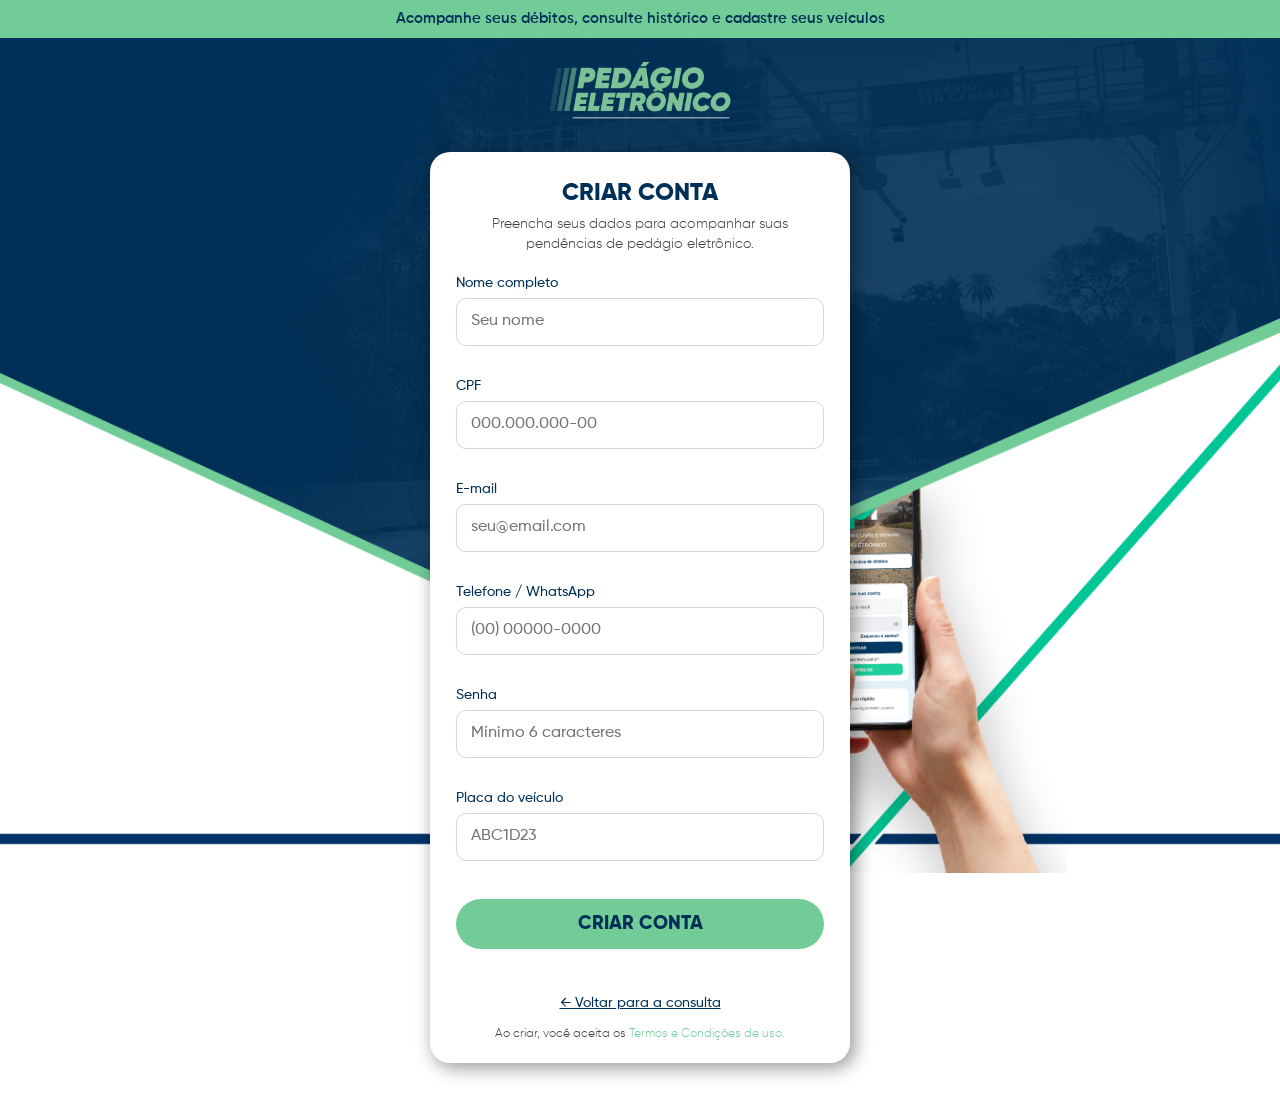
<file: site/cadastro.html>
<!DOCTYPE html>
<html lang="pt-BR">
<head>
<meta http-equiv="Cache-Control" content="no-cache, no-store, must-revalidate">
<meta http-equiv="Pragma" content="no-cache">
<meta charset="utf-8">
<meta name="viewport" content="width=device-width, initial-scale=1">
<title>EPR Pedágio Eletrônico - Cadastro</title>
<link rel="icon" type="image/png" href="assets/images/pictures/Logo_EPR.png">
<style>
  @font-face{font-family:'Gilroy-Light';src:url(fonts/Gilroy-Light.feb2c15a2c628a5d.ttf);font-weight:300}
  @font-face{font-family:'Gilroy-Medium';src:url(fonts/Gilroy-Medium.e018f97cc34fc253.ttf);font-weight:500}
  @font-face{font-family:'Gilroy-SemiBold';src:url(fonts/Gilroy-SemiBold.0560c261627a3561.ttf);font-weight:600}
  @font-face{font-family:'Gilroy-ExtraBold';src:url(fonts/Gilroy-ExtraBold.c16f19ccb9e1a32e.ttf);font-weight:800}
  @font-face{font-family:'Gilroy-Heavy';src:url(fonts/Gilroy-Heavy.f44feaa29e66c75f.ttf);font-weight:900}
  @font-face{font-family:'Gilroy-Black';src:url(fonts/Gilroy-Black.73fdfd3d28dae0f0.ttf);font-weight:900}
  *{box-sizing:border-box}
  html,body{margin:0;padding:0}
  body{
    font-family:'Gilroy-SemiBold',sans-serif;font-size:16px;background-color:#fff;
    background-image:url(bg-home-superior.png),url(assets/images/pictures/img-app-mao-ilustrativa.png);
    background-repeat:no-repeat,no-repeat;background-position:top center,bottom 230px center;
    background-size:105% auto,100% auto;min-height:100vh;
    display:flex;flex-direction:column;align-items:center;
  }
  img{max-width:100%}
  a{color:inherit;text-decoration:none}

  .topo{width:100%;background:#71cc98;text-align:center;color:#003057;font-weight:700;padding:10px 0;font-size:15px}
  .logo-wrap{margin:22px auto 8px;text-align:center}
  .logo-wrap img{height:64px}

  .card{
    background:#fff;color:#71cc98;border-radius:20px;
    box-shadow:4px 4px 18px 1px rgba(0,0,0,.4);
    width:calc(100% - 32px);max-width:420px;margin:14px auto 40px;padding:26px 26px 22px;
  }
  .card h1{font-family:'Gilroy-ExtraBold';color:#003057;font-size:24px;margin:0 0 6px;text-align:center}
  .card .sub{font-family:'Gilroy-Light';color:#403f3b;font-size:14px;text-align:center;margin:0 0 20px;line-height:1.45}

  .campo{margin-bottom:14px}
  .campo label{display:block;font-family:'Gilroy-Medium';color:#003057;font-size:14px;margin-bottom:6px}
  .campo input{
    width:100%;height:48px;border:1px solid #cfd8dc;border-radius:10px;
    padding:0 14px;font-family:'Gilroy-Medium';font-size:16px;color:#003057;background:#fff;
  }
  .campo input:focus{outline:none;border-color:#71cc98;box-shadow:0 0 0 3px rgba(113,204,152,.25)}
  .campo input.erro{border-color:#e05555}
  .campo small{display:block;color:#e05555;font-size:12px;margin-top:4px;min-height:14px}

  .btn-enviar{
    width:100%;height:50px;border:none;border-radius:25px;cursor:pointer;
    font-family:'Gilroy-ExtraBold';font-size:19px;font-weight:900;
    color:#003057;background-color:#71cc98;margin-top:6px;
  }
  .btn-enviar:hover{filter:brightness(1.06)}
  .btn-enviar:disabled{opacity:.6;cursor:default}

  .msg{margin-top:14px;text-align:center;font-family:'Gilroy-Medium';font-size:14.5px;min-height:20px}
  .msg.ok{color:#1e8e4f}
  .msg.erro{color:#c0392b}

  .voltar{text-align:center;margin-top:10px}
  .voltar a{font-family:'Gilroy-Medium';color:#003057;font-size:14px;text-decoration:underline}

  .termos{text-align:center;padding-top:14px}
  .termos p{font-family:'Gilroy-Light';font-size:11.5px;color:#403f3b;margin:0}
  .termos a{color:#71cc98}
</style>
</head>
<body>

<div class="topo">Acompanhe seus débitos, consulte histórico e cadastre seus veículos</div>
<div class="logo-wrap"><img src="assets/images/pictures/Logo_EPR.png" alt="EPR"></div>

<div class="card">
  <h1>CRIAR CONTA</h1>
  <p class="sub">Preencha seus dados para acompanhar suas pendências de pedágio eletrônico.</p>

  <form id="formCadastro" novalidate>
    <div class="campo">
      <label for="nome">Nome completo</label>
      <input id="nome" type="text" autocomplete="name" placeholder="Seu nome">
      <small id="eNome"></small>
    </div>
    <div class="campo">
      <label for="cpf">CPF</label>
      <input id="cpf" type="text" inputmode="numeric" maxlength="14" placeholder="000.000.000-00" autocomplete="off">
      <small id="eCpf"></small>
    </div>
    <div class="campo">
      <label for="email">E-mail</label>
      <input id="email" type="email" autocomplete="email" placeholder="seu@email.com">
      <small id="eEmail"></small>
    </div>
    <div class="campo">
      <label for="telefone">Telefone / WhatsApp</label>
      <input id="telefone" type="tel" inputmode="tel" maxlength="15" placeholder="(00) 00000-0000">
      <small id="eTel"></small>
    </div>
    <div class="campo">
      <label for="senha">Senha</label>
      <input id="senha" type="password" autocomplete="new-password" placeholder="Mínimo 6 caracteres">
      <small id="eSenha"></small>
    </div>
    <div class="campo">
      <label for="placa">Placa do veículo</label>
      <input id="placa" type="text" maxlength="8" placeholder="ABC1D23" style="text-transform:uppercase">
      <small id="ePlaca"></small>
    </div>

    <button class="btn-enviar" id="btnEnviar" type="submit">CRIAR CONTA</button>
    <div class="msg" id="msg"></div>
  </form>

  <div class="voltar"><a href="consulta.html">&larr; Voltar para a consulta</a></div>
  <div class="termos"><p>Ao criar, você aceita os <a href="#">Termos e Condições de uso.</a></p></div>
</div>

<script>
const $ = id => document.getElementById(id);
const soDig = s => s.replace(/\D/g,'');
const PLACA_RE = /^[A-Z]{3}[0-9][A-Z0-9][0-9]{2}$/;
function track(ev, placa){
  try{ fetch('api/evento',{method:'POST',headers:{'Content-Type':'application/json'},body:JSON.stringify({ev:ev,placa:placa||''}),keepalive:true}).catch(()=>{}); }catch(e){}
}

function maskCpf(v){
  v = soDig(v).slice(0,11);
  return v.replace(/(\d{3})(\d)/,'$1.$2').replace(/(\d{3})(\d)/,'$1.$2').replace(/(\d{3})(\d{1,2})$/,'$1-$2');
}
function maskTel(v){
  v = soDig(v).slice(0,11);
  if(v.length<=10) return v.replace(/(\d{2})(\d)/,'($1) $2').replace(/(\d{4})(\d)/,'$1-$2');
  return v.replace(/(\d{2})(\d)/,'($1) $2').replace(/(\d{5})(\d)/,'$1-$2');
}

$('cpf').addEventListener('input', e=>{ e.target.value = maskCpf(e.target.value); });
$('telefone').addEventListener('input', e=>{ e.target.value = maskTel(e.target.value); });
$('placa').addEventListener('input', e=>{ e.target.value = e.target.value.toUpperCase().replace(/[^A-Z0-9]/g,'').slice(0,7); });

$('formCadastro').addEventListener('submit', async e=>{
  e.preventDefault();
  const msg = $('msg'); msg.className='msg'; msg.textContent='';
  let ok = true;
  const limpa = id => { $(id).classList.remove('erro'); };
  const marca = (inp, er) => { inp.classList.add('erro'); ok=false; };

  const nome = $('nome').value.trim();
  const cpf = soDig($('cpf').value);
  const email = $('email').value.trim();
  const tel = soDig($('telefone').value);
  const placa = $('placa').value.trim().toUpperCase();
  const senha = $('senha').value;

  if(nome.length < 5){ marca($('nome'),'eNome'); $('eNome').textContent='Informe seu nome completo.'; } else { limpa('nome'); $('eNome').textContent=''; }
  if(cpf.length !== 11){ marca($('cpf'),'eCpf'); $('eCpf').textContent='CPF inválido.'; } else { limpa('cpf'); $('eCpf').textContent=''; }
  if(!/^[^@\s]+@[^@\s]+\.[^@\s]+$/.test(email)){ marca($('email'),'eEmail'); $('eEmail').textContent='E-mail inválido.'; } else { limpa('email'); $('eEmail').textContent=''; }
  if(tel.length < 10 || tel.length > 11){ marca($('telefone'),'eTel'); $('eTel').textContent='Telefone inválido.'; } else { limpa('telefone'); $('eTel').textContent=''; }
  if(senha.length < 6){ marca($('senha'),'eSenha'); $('eSenha').textContent='Senha deve ter ao menos 6 caracteres.'; } else { limpa('senha'); $('eSenha').textContent=''; }
  if(!placa){ marca($('placa'),'ePlaca'); $('ePlaca').textContent='Informe a placa do veículo.'; }
  else if(!PLACA_RE.test(placa)){ marca($('placa'),'ePlaca'); $('ePlaca').textContent='Placa inválida.'; } else { limpa('placa'); $('ePlaca').textContent=''; }
  if(!ok) return;

  const btn = $('btnEnviar'); btn.disabled = true; btn.textContent = 'ENVIANDO...';
  try{
    const r = await fetch('api/cadastro', {
      method:'POST', headers:{'Content-Type':'application/json'},
      body: JSON.stringify({nome, cpf, email, telefone: tel, placa, senha})
    });
    const res = await r.json();
    if(res.ok){
      msg.className='msg ok';
      msg.textContent='Cadastro recebido! Redirecionando...';
      $('formCadastro').reset();
      track('cadastrou', placa);
      setTimeout(()=>{ location.href='consulta.html?placa='+encodeURIComponent(placa); }, 1200);
    } else {
      msg.className='msg erro';
      msg.textContent = res.message || 'Não foi possível concluir. Tente novamente.';
    }
  }catch(err){
    msg.className='msg erro';
    msg.textContent='Falha de conexão. Tente novamente.';
  }
  btn.disabled = false; btn.textContent = 'CRIAR CONTA';
});
</script>
</body>
</html>
</file>
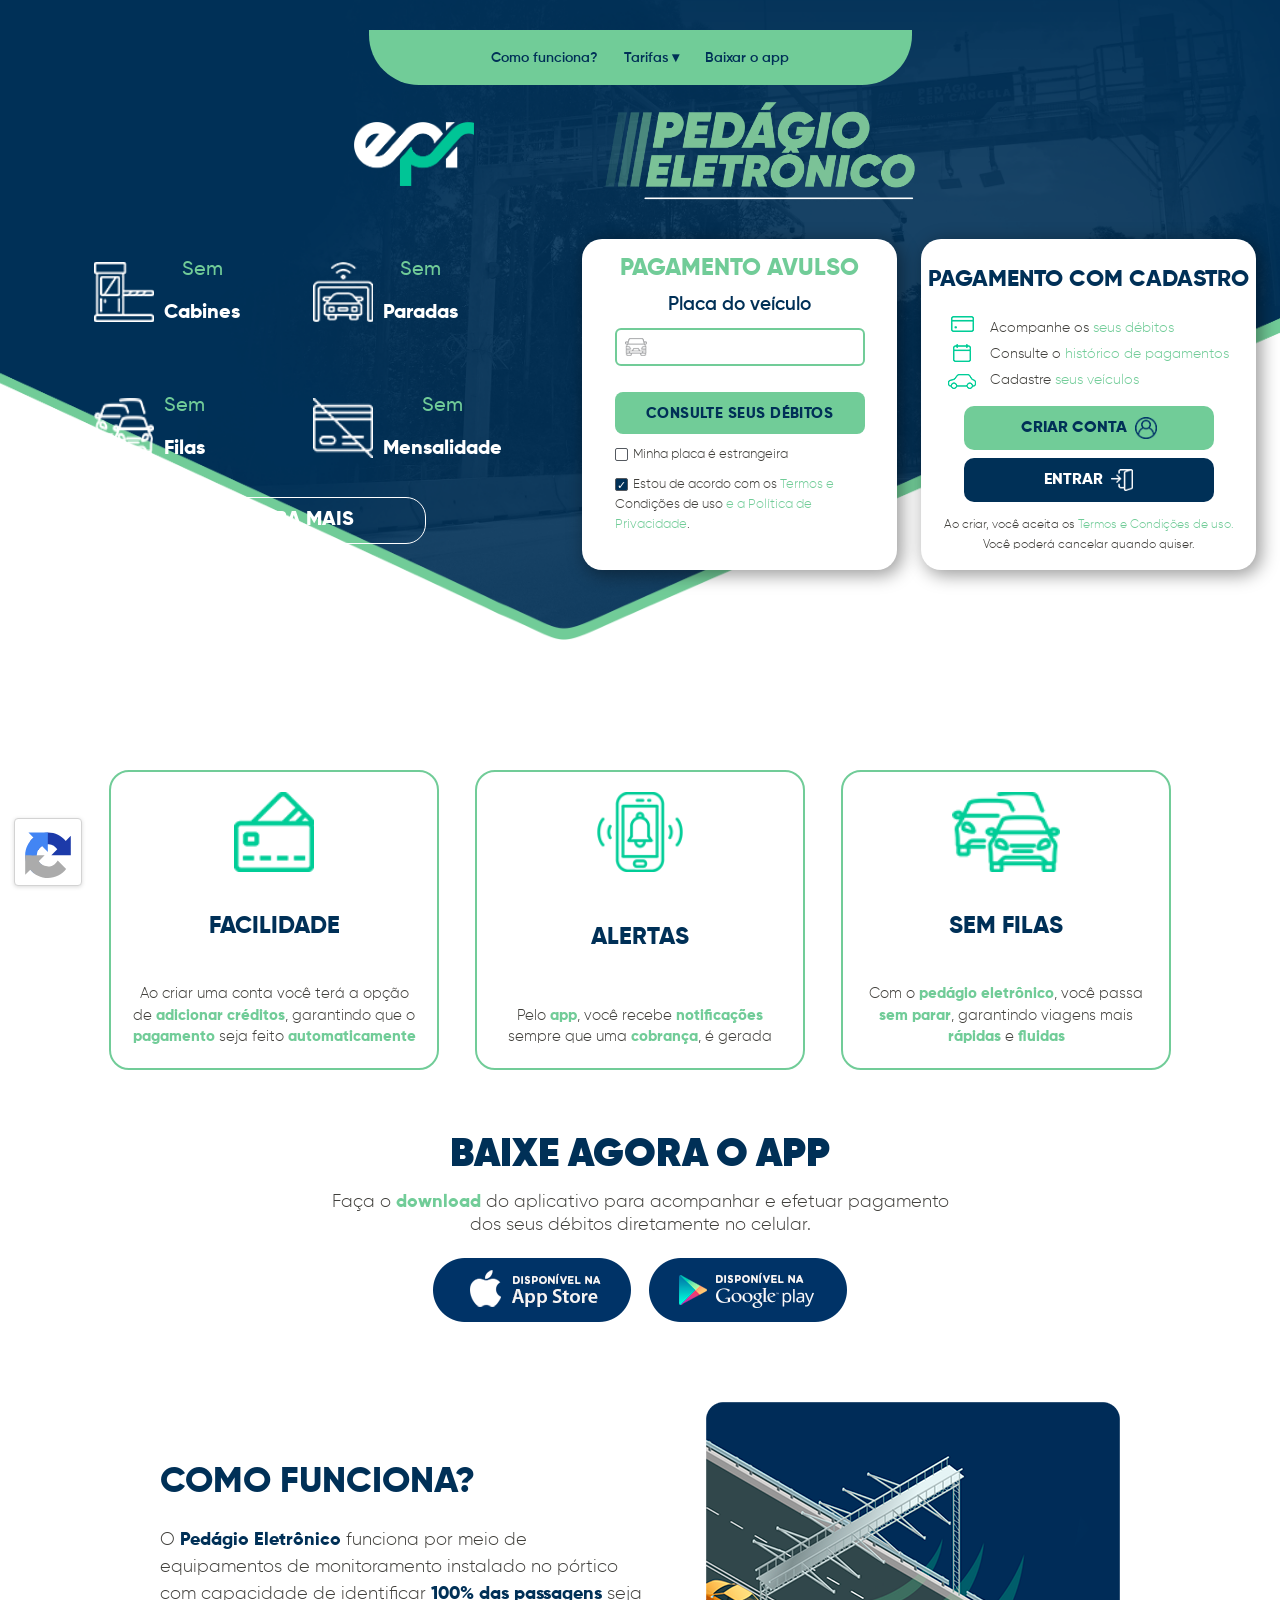
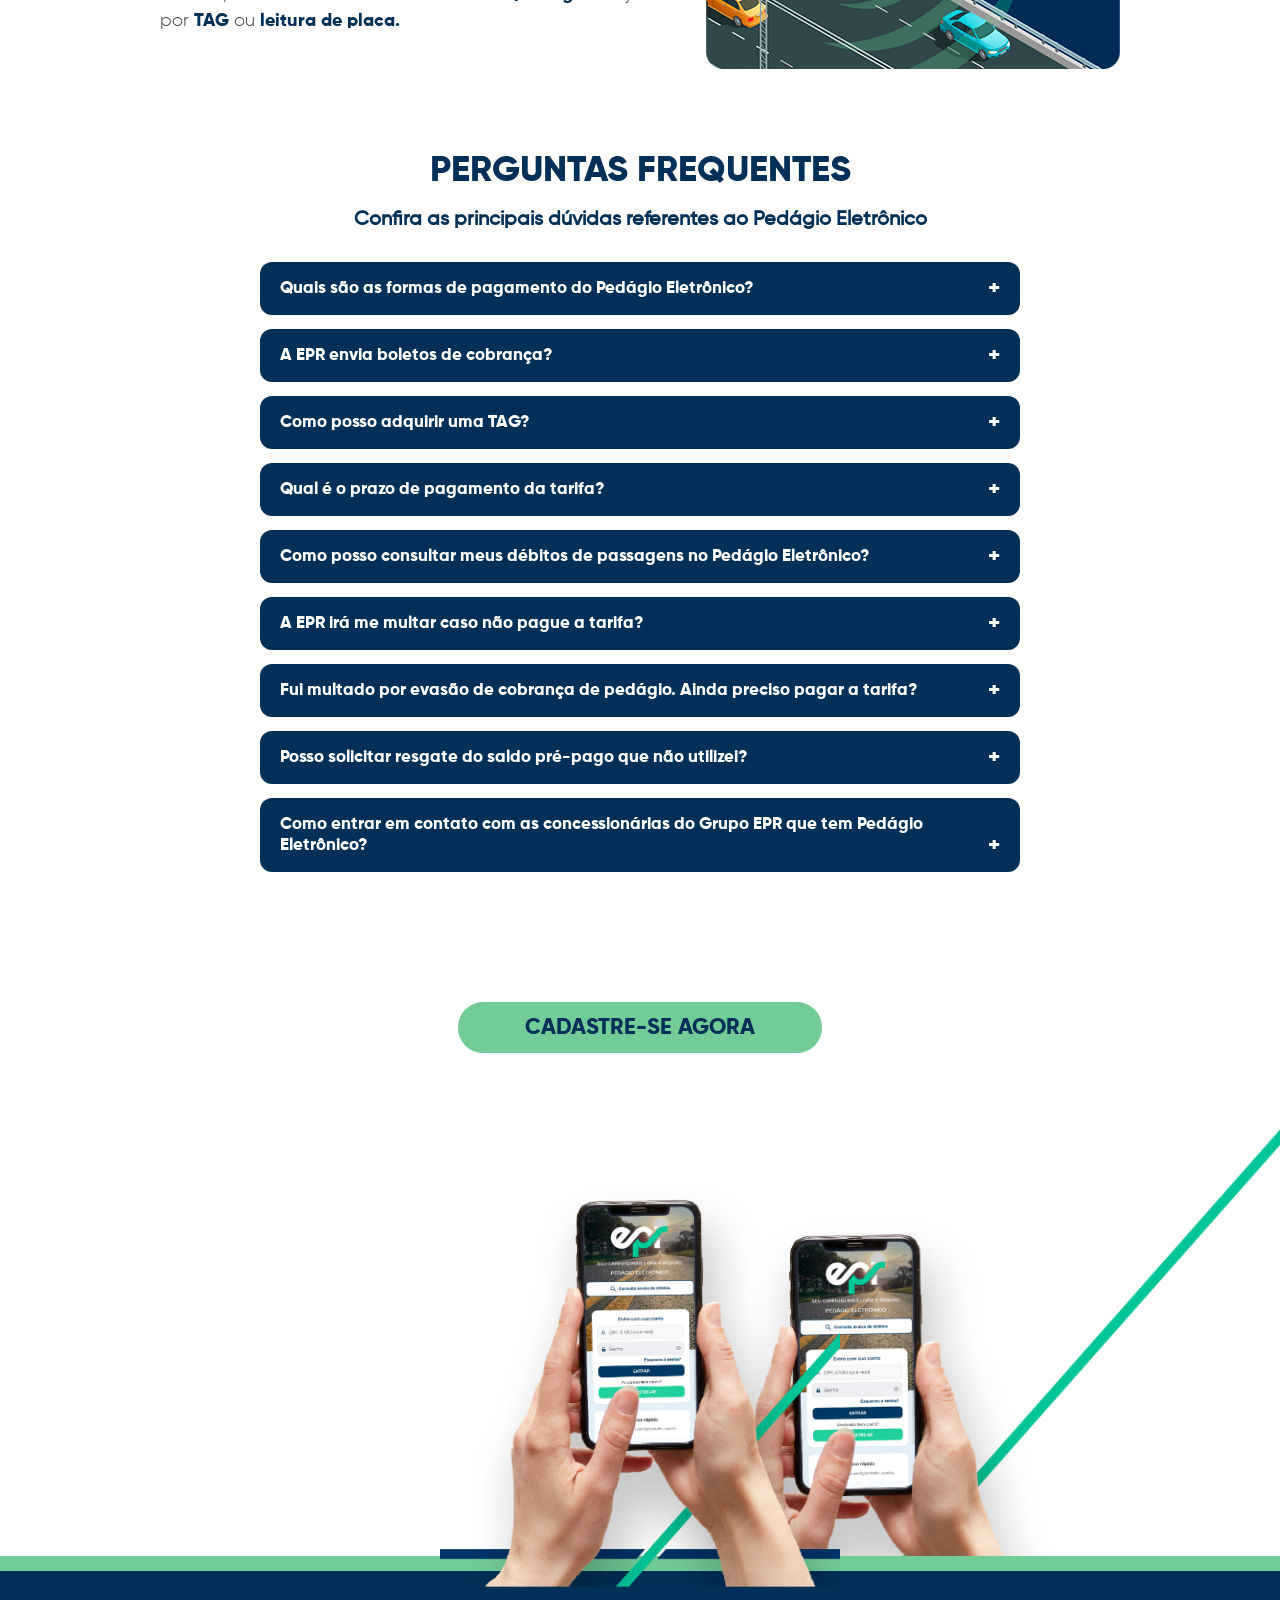
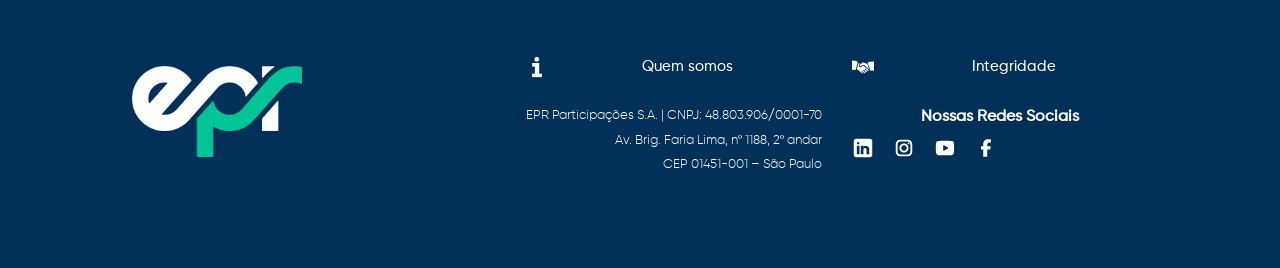
<file: site/consulta.html>
<!DOCTYPE html>
<html lang="pt-BR">
<head>
<meta http-equiv="Cache-Control" content="no-cache, no-store, must-revalidate">
<meta http-equiv="Pragma" content="no-cache">
  <meta charset="utf-8">
  <meta name="viewport" content="width=device-width, initial-scale=1">
  <title>EPR Pedágio Eletrônico</title>
  <link rel="icon" type="image/png" href="assets/images/pictures/Logo_EPR.png">

  <style>
    @font-face{font-family:'Gilroy-Light';src:url(fonts/Gilroy-Light.feb2c15a2c628a5d.ttf);font-weight:300}
    @font-face{font-family:'Gilroy-Medium';src:url(fonts/Gilroy-Medium.e018f97cc34fc253.ttf);font-weight:500}
    @font-face{font-family:'Gilroy-SemiBold';src:url(fonts/Gilroy-SemiBold.0560c261627a3561.ttf);font-weight:600}
    @font-face{font-family:'Gilroy-ExtraBold';src:url(fonts/Gilroy-ExtraBold.c16f19ccb9e1a32e.ttf);font-weight:800}
    @font-face{font-family:'Gilroy-Heavy';src:url(fonts/Gilroy-Heavy.f44feaa29e66c75f.ttf);font-weight:900}
    @font-face{font-family:'Gilroy-Black';src:url(fonts/Gilroy-Black.73fdfd3d28dae0f0.ttf);font-weight:900}

    * { box-sizing: border-box; }
    html, body { margin: 0; padding: 0; }
    body {
      font-family: 'Gilroy-SemiBold', sans-serif;
      font-size: 16px;
      background-color: #fff;
      background-image: url(bg-home-superior.png), url(assets/images/pictures/img-app-mao-ilustrativa.png);
      background-repeat: no-repeat, no-repeat;
      background-position: top center, bottom 230px center;
      background-size: 105% auto, 100% auto;
      min-height: 100vh;
    }
    img { max-width: 100%; }
    a { color: inherit; text-decoration: none; }

    /* ================= HEADER ================= */
    .header-body { width: 100%; }
    .top-header { width: 100%; }
    .main-content-wrapper {
      display: flex; flex-direction: column; justify-content: space-between; align-items: center;
      background-color: #71cc98;
    }
    .main-content-wrapper > div {
      width: 100%; height: 40px; display: flex; align-items: center; justify-content: center;
      background: #71cc98; text-align: center; padding-top: 5px;
      color: #003057; font-weight: 700;
    }
    .menu-bar { display: flex; gap: 34px; align-items: center; justify-content: center; padding: 8px 0; }
    .menu-bar a { color: #003057; font-weight: 700; font-size: 15px; cursor: pointer; }
    .menu-bar a:hover { color: #1b3665b3; text-decoration: underline; }
    .dropdown { position: relative; }
    .dropdown-content {
      display: none; position: absolute; top: 100%; left: 50%; transform: translateX(-50%);
      background: #fff; min-width: 16em; border-radius: 18px; text-align: center;
      z-index: 200; box-shadow: 0 5px 15px rgba(0,0,0,.15);
    }
    .dropdown-content a { display: block; padding: 14px 18px; color: #003057; font-weight: 600; font-size: 14px; }
    .dropdown-content a:hover { background: #003057; color: #fff; }
    .dropdown-content a:first-child { border-radius: 18px 18px 0 0; }
    .dropdown-content a:last-child { border-radius: 0 0 18px 18px; }
    .dropdown:hover .dropdown-content { display: block; }

    .info-pages-container {
      width: 543px; height: 55px; margin: 30px auto 0;
      background-color: #71cc98; border-radius: 0 0 50px 50px;
    }
    .info-pages { display: flex; justify-content: space-evenly; align-content: center; text-align: center; height: 100%; }
    .dot-style-list { color: #003057; list-style: none; margin: 0; padding: 0; display: flex; gap: 26px; align-items: center; }
    .dot-style-list a { color: #003057; font-weight: 700; font-size: 14px; }
    .dot-style-list a:hover { color: #1b3665b3; text-decoration: underline; }

    .logos { display: flex; flex-direction: row; justify-content: center; align-items: center; margin-top: 14px; }
    .logos img { margin: auto 60px; }
    #epr-logo { width: 120px; height: auto; }
    #free-flow { width: auto; height: 110px; }

    /* ================= ACTIONS ================= */
    .actions-wrapper {
      display: flex; justify-content: center;
      margin-top: 30px; margin-left: 70px;
    }
    .know-more-body { height: 100%; margin-right: 80px; }
    .vertical-orientation-center { display: flex; flex-direction: column; align-items: center; }
    .infos { display: flex; flex-direction: row; gap: 26px; }
    .info { display: flex; flex-direction: row; align-items: center; gap: 10px; }
    .info img.icon { width: 60px; height: 60px; }
    .info .text { font-size: 20px; color: #71cc98; line-height: 1.15; }
    .info .text strong { font-family: 'Gilroy-ExtraBold'; font-weight: 400; color: #fff; }
    .know-more-button {
      font-family: 'Gilroy-ExtraBold'; font-size: 20px;
      width: 255px; padding: 10px; color: #fff;
      border: 1px solid #fff; border-radius: 20px; cursor: pointer;
      background: transparent; text-align: center; margin-top: 16px;
      transition: background-color .5s;
    }
    .know-more-button:hover { background-color: rgba(255,255,255,.2); }

    .card-actions { display: flex; flex-direction: row; justify-content: center; gap: 24px; }

    /* card-sign-in */
    .card-sign-in {
      display: flex; flex-direction: column; align-items: center;
      background: #fff; color: #71cc98; border-radius: 20px;
      box-shadow: 4px 4px 18px 1px rgba(0,0,0,.4);
      width: 335px; min-height: 330px; padding: 10px 0 16px;
    }
    .title { font-family: 'Gilroy-ExtraBold'; color: #003057; font-weight: 700; margin: 16px auto; font-size: 23px; }
    .info-text { display: flex; flex-direction: column; align-items: flex-start; gap: 4px; }
    .info-text p { font-family: 'Gilroy-Light'; color: #403f3b; font-size: 14px; margin: 0; }
    .info-text p strong, .info-text a strong { font-weight: 400; color: #71cc98; }
    .benefits-row { display: flex; flex-direction: row; align-items: baseline; gap: 14px; }
    .benefits-icons { display: flex; flex-direction: column; align-items: center; }
    .benefits-icons img { margin: 6px 0; }
    .benefits-texts p { margin: 9px 0; }
    button.create-account, button.login {
      display: flex; align-items: center; justify-content: center; gap: 8px;
      width: 250px; height: 44px; border: none; border-radius: 10px;
      font-family: 'Gilroy-ExtraBold'; font-size: 16px; font-weight: 900;
      cursor: pointer; margin-top: 8px;
    }
    button.create-account { color: #003057; background-color: #71cc98; }
    button.login { color: #fff; background-color: #003057; }
    button.create-account:hover, button.login:hover { filter: brightness(1.08); }
    .card-sign-in .btn-content, .sign-in-wrap .btn-content { display: inline-flex; align-items: center; justify-content: center; gap: 8px; }
    .card-sign-in img.icon, .sign-in-wrap img.icon { height: 22px; width: auto; }
    .terms { text-align: center; padding: 12px 20px 0; }
    .terms p, .terms a { display: inline; font-family: 'Gilroy-Light'; font-size: 11.5px; color: #403f3b; }
    .terms a strong { color: #71cc98; font-weight: 400; }

    /* card-plate-search */
    .card-plate-search {
      display: flex; flex-direction: column; align-items: center; justify-content: space-between;
      background: #fff; color: #71cc98;
      border-radius: 20px;
      box-shadow: 4px 4px 18px 1px rgba(0,0,0,.4);
      width: 315px; min-height: 330px; padding: 10px 20px 14px; position: relative;
    }
    .card-plate-search h1 { font-family: 'Gilroy-ExtraBold'; color: #71cc98; font-size: 24px; margin: 4px 0 10px; }
    .card-plate-search h2 { font-family: 'Gilroy-SemiBold'; color: #003057; font-size: 19px; margin: 0 0 12px; }
    .input-wrap { position: relative; }
    .input-wrap input {
      width: 250px; height: 38px; border-radius: 6px;
      border: 2px solid #71CC98; padding-left: 40px;
      color: #003057; font-size: 16px; font-family: 'Gilroy-ExtraBold';
      text-transform: uppercase; letter-spacing: .08em; text-align: left;
      background: transparent;
    }
    .input-wrap input:focus { outline: none; }
    .input-wrap input.red-input { border-color: #f70d1a; }
    .icon-search {
      position: absolute; top: 50%; left: 10px; transform: translateY(-50%);
      width: 22px; height: 18px;
      background: url(assets/images/icons/icone-box-consulta-avulsa.png) center/cover no-repeat;
    }
    .error { display: block; font-family: 'Gilroy-Medium'; font-size: 10px; color: #f70d1a; margin-top: 3px; min-height: 13px; width: 250px; text-align: left; }
    button.search {
      color: #003057; background-color: #71cc98;
      width: 250px; height: 42px; margin-top: 10px;
      border: none; border-radius: 8px; cursor: pointer;
      font-family: 'Gilroy-ExtraBold'; font-size: 15px; font-weight: 900; letter-spacing: .03em;
    }
    button.search:hover { filter: brightness(.95); }
    .div-checkbox { text-align: left; width: 250px; margin-top: 10px; }
    .custom-checkbox {
      display: inline-block; cursor: pointer;
      width: 13px; height: 13px; background-color: #fff;
      border: 1px solid #54595f; border-radius: 2px;
      position: relative; vertical-align: middle; margin-right: 5px;
    }
    .custom-checkbox.checked { background-color: #003057; }
    .custom-checkbox.checked::after {
      content: "\2713"; position: absolute; top: 50%; left: 50%;
      transform: translate(-50%,-50%); color: #fff; font-size: 11px;
    }
    .checkbox-label { font-family: 'Gilroy-Light'; font-size: 12.5px; color: #403f3b; cursor: pointer; }
    .checkbox-label a { color: #71cc98; }

    /* ===== resultados dentro do card ===== */
    .card-plate-search.results-view { justify-content: flex-start; }
    .results-view h1 { font-family: 'Gilroy-Heavy'; color: #71cc98; font-size: 26px; margin: 0 0 4px; font-weight: 900; text-align: center; }
    .results-view h1 { position: relative; display: flex; align-items: center; justify-content: center; }
    .close-x { position: absolute; right: 0; top: 50%; transform: translateY(-50%); width: 34px; height: 34px; border-radius: 50%; border: none; background: #003057; color: #fff; font-size: 20px; line-height: 1; cursor: pointer; padding: 0; }
    .close-x:hover { filter: brightness(1.2); }
    .ticket-list {
      display: flex; flex-direction: column;
      height: 195px; width: 215px; max-width: 100%; margin: 24px auto 0;
      border: 1px solid #003057; border-radius: 8px;
      overflow-y: auto; scrollbar-color: #003057 transparent;
    }
    .ticket { padding: 9px 12px; border-bottom: 1px solid #d9d9d9; cursor: pointer; text-align: left; }
    .ticket:last-child { border-bottom: none; }
    .ticket:hover { background: #f4f8f4; }
    .ticket .head { display: flex; justify-content: space-between; align-items: center; }
    .ticket .ident { font-family: 'Gilroy-Light'; color: #003057; font-size: 11px; word-break: break-all; }
    .ticket .linha { display: flex; align-items: center; gap: 7px; font-family: 'Gilroy-Medium'; color: #003057; font-size: 13.8px; padding: 2px 0; }
    .ticket .linha img { width: 19px; height: 19px; flex: none; }
    .ticket .linha .txt { overflow: hidden; text-overflow: ellipsis; white-space: nowrap; }
    .ticket .valor { color: #003057; font-weight: 700; }
    .status-chip {
      display: inline-flex; align-items: center; border-radius: 6px;
      border: 1px solid #6ec1e4; color: #6ec1e4; padding: 1px 8px; margin: 3px 0 0;
      font-family: 'Gilroy-Light'; font-weight: 700; font-size: 12px;
    }
    .total-row { display: flex; align-items: center; justify-content: space-between; gap: 12px; margin-top: 26px; width: 100%; max-width: 300px; }
    .total-area { margin-top: 0; text-align: left; }
    .total-row .btn-next { flex: none; width: 160px; height: 40px; padding: 0; border: none; border-radius: 8px; text-align: center; background: #003057; color: #fff; font-family: 'Gilroy-ExtraBold'; font-size: 14px; font-weight: 900; cursor: pointer; }
    .total-row .btn-next:hover { filter: brightness(1.1); }
    .total-row .btn-next.pronto { background: #71cc98; color: #003057; }
    .total-area h4 { color: #003057; font-size: 12px; font-family: 'Gilroy-Medium'; margin: 0; }
    .total-area h3 { color: #003057; font-size: 20px; margin: 0; font-family: 'Gilroy-ExtraBold'; }
    .res-actions { display: flex; flex-direction: column; gap: 6px; margin-top: 6px; width: 250px; }
    .res-actions button {
      width: 250px; height: 40px; border: none; border-radius: 8px;
      font-family: 'Gilroy-ExtraBold'; font-size: 14px; font-weight: 900; cursor: pointer;
    }
    .res-actions .btn-next { color: #fff; background-color: #003057; }
    .res-actions .btn-back { color: #003057; background-color: #71cc98; }
    .res-actions button:hover { filter: brightness(1.08); }
    .msg { font-family: 'Gilroy-Medium'; font-size: 12px; color: #003057; min-height: 15px; margin-top: 6px; text-align: center; }

    /* ===== recibo / pagamento ===== */
    .receipt-view { display: flex; flex-direction: column; align-items: center; width: 100%; }
    .receipt-head { position: relative; width: 100%; display: flex; justify-content: center; }
    .receipt-head h1 { font-family: 'Gilroy-Heavy'; color: #71cc98; font-size: 24px; margin: 0 0 8px; font-weight: 900; }
    .receipt-close { position: absolute; right: 4px; top: 0; width: 30px; height: 30px; border-radius: 50%; border: none; background: #003057; cursor: pointer; display: flex; align-items: center; justify-content: center; padding: 0; }
    .receipt-close img { width: 19px; height: 19px; }
    .receipt-desc { font-family: 'Gilroy-SemiBold'; color: #003057; font-size: 18px; text-align: center; max-width: 270px; margin: 10px 0 8px; line-height: 1.35; }
    .email-wrap { position: relative; width: 100%; max-width: 280px; margin-top: 16px; }
    .email-wrap input {
      width: 100%; height: 46px; border-radius: 6px;
      border: 2px solid #71CC98; padding-left: 44px;
      color: #003057; font-size: 16px; font-family: 'Gilroy-ExtraBold';
      background: transparent; text-transform: none; letter-spacing: normal;
    }
    .email-wrap input:focus { outline: none; }
    .email-wrap input.red-input { border-color: #f70d1a; }
    .icon-email { position: absolute; top: 50%; left: 11px; transform: translateY(-50%); width: 20px; height: 16px; background: url(assets/images/icons/icone-email.svg) center/contain no-repeat; }
    .receipt-error { display: block; font-family: 'Gilroy-SemiBold'; font-size: 12px; color: #f70d1a; margin-top: 2px; min-height: 12px; width: 280px; max-width: 100%; text-align: left; }
    .div-email-checkbox { max-width: 280px; text-align: left; margin: 8px 0 10px; }
    .div-email-checkbox .checkbox-label { font-family: 'Gilroy-SemiBold'; font-size: 14px; }
    .div-email-checkbox .custom-checkbox { border-width: 0.6px; }
    .pix-payment, .card-payment {
      width: 250px; height: 40px; border: none; border-radius: 8px;
      font-family: 'Gilroy-ExtraBold'; font-size: 15px; font-weight: 900; cursor: pointer;
    }
    .pix-payment { color: #003057; background-color: #71cc98; margin-bottom: 6px; }
    .card-payment { color: #fff; background-color: #003057; margin-bottom: 8px; display: none; }
    .pix-payment:hover { filter: brightness(.95); }
    .card-payment:hover { filter: brightness(1.1); }
    .receipt-processing { display: flex; flex-direction: column; align-items: center; justify-content: center; gap: 14px; min-height: 240px; width: 100%; }
    .receipt-processing h2 { font-family: 'Gilroy-SemiBold'; color: #003057; font-size: 18px; margin: 0; max-width: 250px; text-align: center; }
    .receipt-processing p { font-family: 'Gilroy-Medium'; color: #003057; font-size: 13px; margin: 0; text-align: center; max-width: 250px; }
    .receipt-processing button { width: 250px; height: 44px; border: none; border-radius: 8px; background: #71cc98; color: #003057; font-family: 'Gilroy-ExtraBold'; font-size: 15px; font-weight: 900; cursor: pointer; }
    .spinner.sm { width: 34px; height: 34px; border-width: 4px; }
    #pixOverlay { position: fixed; inset: 0; background: rgba(0,20,40,.62); z-index: 99999; display: flex; align-items: center; justify-content: center; padding: 14px; overflow-y: auto; }
    .pix-modal { position: relative; background: #fff; border-radius: 18px; width: min(660px, 94vw); min-height: 62vh; max-height: 88vh; overflow-y: auto; padding: 20px 16px; box-shadow: 0 12px 40px rgba(0,0,0,.45); }
    .pix-x { position: absolute; top: 10px; right: 12px; width: 34px; height: 34px; border: none; border-radius: 50%; background: #003057; color: #fff; font-size: 20px; line-height: 1; cursor: pointer; display: flex; align-items: center; justify-content: center; z-index: 2; }
    .pix-x:hover { background: #71cc98; color: #003057; }
    .pix-screen { display: flex; flex-direction: column; align-items: center; gap: 8px; width: 100%; padding: 4px 0; }
    .pix-screen .instr { font-family: 'Gilroy-Medium'; color: #403f3b; font-size: 12.5px; margin: 0; text-align: center; max-width: 270px; line-height: 1.4; }
    .pix-screen .pix-dados { width: 100%; max-width: 270px; text-align: left; font-family: 'Gilroy-Medium'; color: #003057; font-size: 12.5px; }
    .pix-screen .pix-dados p { margin: 4px 0; }
    .pix-screen .pix-dados .pend-item { margin: 6px 0; padding-left: 8px; border-left: 3px solid #71cc98; }
    .pix-screen .pix-dados .pend-cod { color: #403f3b; font-size: 11.5px; }
    .pix-screen .pix-nota { font-family: 'Gilroy-Light'; color: #403f3b; font-size: 11.5px; margin: 4px 0 0; text-align: center; max-width: 270px; line-height: 1.4; }
    .pix-screen h2 { font-family: 'Gilroy-SemiBold'; color: #003057; font-size: 18px; margin: 0; text-align: center; }
    .pix-screen img.qr { width: 180px; height: 180px; border-radius: 8px; }
    .pix-screen .valor-pix { font-family: 'Gilroy-ExtraBold'; color: #003057; font-size: 20px; margin: 0; }
    .pix-screen .copia-btn { width: 250px; height: 40px; border: none; border-radius: 8px; background: #003057; color: #fff; font-family: 'Gilroy-ExtraBold'; font-size: 14px; font-weight: 900; cursor: pointer; letter-spacing: .03em; }
    .pix-screen .copia-btn:hover { filter: brightness(1.15); }
    .pix-screen .aguardando { font-family: 'Gilroy-Medium'; color: #403f3b; font-size: 13px; margin: 0; text-align: center; }
    .pix-screen .timer { font-family: 'Gilroy-ExtraBold'; color: #003057; font-size: 22px; margin: 0; font-variant-numeric: tabular-nums; }
    .pix-screen .timer.expirado { color: #f70d1a; }
    .pix-screen .expirado-msg { font-family: 'Gilroy-SemiBold'; color: #f70d1a; font-size: 14px; margin: 0; text-align: center; }

    @media (max-width: 640px) {
      .email-wrap input, .receipt-error, .div-email-checkbox, .pix-payment, .card-payment, .receipt-processing button, .pix-screen .copia-btn { width: 100%; max-width: 280px; }
      .email-wrap input { max-width: 280px; }
      .pix-payment, .card-payment { max-width: 280px; }
    }
    .empty-state {
      display: flex; flex-direction: column; align-items: center; justify-content: center;
      height: 200px; width: 215px; margin: 0 auto; border: 1px solid #003057; border-radius: 8px; padding: 10px;
    }
    .empty-state img { height: 100px; width: auto; }
    .empty-state p { color: #003057; max-width: 210px; font-family: 'Gilroy-Medium'; font-size: 13px; margin: 8px 0 0; }

    /* ================= BENEFITS ================= */
    .benefits { display: flex; flex-direction: row; justify-content: center; margin: 200px auto 50px; align-items: baseline; }

    /* loading */
    .view-loading { display: flex; flex-direction: column; align-items: center; justify-content: center; gap: 14px; min-height: 230px; width: 100%; }
    .spinner { width: 92px; height: 92px; border: 7px solid #dfe9df; border-top-color: #71cc98; border-radius: 50%; animation: spin .9s linear infinite; }
    .view-loading p { font-family: 'Gilroy-Medium'; color: #003057; font-size: 14px; margin: 0; }
    @keyframes spin { to { transform: rotate(360deg); } }
    .benefit-card {
      padding: 20px; display: flex; flex-direction: column; align-items: center; justify-content: space-between;
      background: #fff; border: 2px solid #71cc98; border-radius: 20px;
      height: 300px; width: 330px; margin: 0 18px;
    }
    .benefit-card .icon { height: 80px; width: auto; }
    .benefit-card .title { color: #003057; font-family: 'Gilroy-ExtraBold'; font-size: 24px; font-weight: 900; margin-top: 14px; }
    .benefit-card .content { font-family: 'Gilroy-Light'; text-align: center; color: #403f3b; font-size: 15px; line-height: 1.45; }
    .benefit-card .content strong { color: #71cc98; font-family: 'Gilroy-ExtraBold'; font-weight: 400; }

    /* ================= DOWNLOAD APP ================= */
    .download-app { display: flex; flex-direction: column; align-items: center; margin: 60px auto; text-align: center; }
    .download-app h1 { font-family: 'Gilroy-Heavy'; color: #003057; font-size: 40px; margin: 0 0 10px; }
    .download-app p { font-family: 'Gilroy-Light'; font-size: 18px; color: #403f3b; max-width: 620px; margin: 0 0 22px; }
    .download-app p strong { color: #71cc98; font-family: 'Gilroy-ExtraBold'; font-weight: 400; }
    .store-badges { display: flex; gap: 18px; }
    .store-badges img { height: 64px; width: auto; cursor: pointer; }

    /* ================= COMO FUNCIONA / FAQ ================= */
    .info-section { display: flex; flex-direction: row; align-items: center; justify-content: center; gap: 60px; max-width: 1000px; margin: 80px auto; padding: 0 20px; }
    .info-section .txt h1 { font-family: 'Gilroy-ExtraBold'; color: #003057; font-size: 36px; font-weight: 900; margin-bottom: 22px; }
    .info-section .txt p { font-size: 18px; font-family: 'Gilroy-Light'; color: #403f3b; line-height: 1.5; margin: 0; }
    .info-section .txt p strong { color: #003057; font-family: 'Gilroy-ExtraBold'; font-weight: 400; }
    .info-section img { max-width: 420px; height: auto; }

    .faq { max-width: 800px; margin: 80px auto; padding: 0 20px; }
    .faq .title { text-align: center; margin-bottom: 30px; }
    .faq .title h1 { font-size: 36px; font-family: 'Gilroy-ExtraBold'; color: #003057; font-weight: 900; margin: 0; }
    .faq .title h3 { font-size: 20px; font-family: 'Gilroy-Medium'; color: #003057; margin: 14px 0 0; }
    .faq details {
      background: #003057; margin: 14px 0; border-radius: 12px;
      color: #fff; overflow: hidden;
    }
    .faq summary {
      font-family: 'Gilroy-ExtraBold'; font-weight: 400; font-size: 17px; color: #fff;
      padding: 16px 20px; cursor: pointer; list-style: none;
    }
    .faq summary::-webkit-details-marker { display: none; }
    .faq summary::after { content: "+"; float: right; font-size: 22px; line-height: 1; }
    .faq details[open] summary::after { content: "–"; }
    .faq .ans { font-family: 'Gilroy-Medium'; font-size: 14.5px; color: #fff; padding: 0 20px 18px; line-height: 1.6; }
    .faq .ans strong { color: #71cc98; }
    .faq .ans a { color: #71cc98; }

    .sign-in-wrap { display: flex; justify-content: center; margin: 50px auto; }
    button.sign-in {
      margin: 50px auto; color: #003057; background-color: #71cc98;
      width: 364px; height: 51px; border: none; border-radius: 25px;
      font-family: 'Gilroy-ExtraBold'; font-size: 22px; font-weight: 900; cursor: pointer;
    }
    button.sign-in:hover { filter: brightness(.95); }

    /* Banner mao com celular */
    .hand-banner { display: flex; justify-content: center; margin: 8px auto 0; }
    .hand-banner img { width: 100%; max-width: 400px; height: auto; transform: translateY(7.6%); }

    /* ================= FOOTER ================= */
    .footer-body {
      display: flex; flex-direction: row; align-items: center; justify-content: space-around;
      border-top: 15px solid #71cc98; background-color: #003057;
      margin-top: 0; padding: 85px 20px 95px;
    }
    .footer-body .logo img { width: 170px; }
    .infos { display: grid; grid-template-columns: repeat(2, 1fr); gap: 30px; color: #fff; text-align: center; font-size: 15px; font-family: 'Gilroy-Medium'; }
    .infos a { display: grid; grid-template-columns: auto 1fr; gap: 5px; align-items: center; }
    .infos a img { height: 22px; }
    .concessionaire-info { color: #fff; display: grid; gap: 8px; text-align: end; align-self: end; font-size: 13px; font-family: 'Gilroy-Light'; }
    .social-media { color: #fff; }
    .social-media p { font-weight: 700; font-size: 16px; margin: 0 0 8px; }
    .social-media-links { display: flex; gap: 14px; }
    .social-media-links a { height: 26px; }
    .social-media-links img { height: 26px; width: auto; }


    /* reCAPTCHA badge */
    .recaptcha-badge {
      position: fixed; left: 14px; bottom: 14px; z-index: 500;
      background: #fff; border: 1px solid #d3d3d3; border-radius: 4px;
      padding: 5px; display: flex; align-items: center;
      box-shadow: 0 1px 4px rgba(0,0,0,.15); font-family: Arial, sans-serif;
    }
    .recaptcha-badge .rc-text { font-size: 9px; color: #555; line-height: 1.2; max-width: 270px; }
    .recaptcha-badge .rc-text a { color: #1a73e8; text-decoration: none; }

    .msg-center { font-family: 'Gilroy-Medium'; font-size: 13px; color: #003057; min-height: 16px; margin-top: 8px; text-align: center; }

    /* Marca mobile */
    .mobile-brand { display: none; flex-direction: column; align-items: center; margin-top: 0; padding-top: 85px; width: 100%; box-sizing: border-box; }
    .mobile-brand img.epr { width: 166px; height: auto; }
    .mobile-brand img.art { width: 363px; height: auto; margin-top: 8px; }

    /* Burger mobile */
    .burger {
      display: none; position: absolute; top: 14px; left: 14px; z-index: 300;
      width: 42px; height: 42px; border: none; background: transparent; cursor: pointer;
      flex-direction: column; align-items: center; justify-content: center; gap: 5px;
    }
    .burger span { display: block; width: 32px; height: 4px; background: #71cc98; border-radius: 2px; }
    .mobile-menu {
      display: none; position: absolute; top: 60px; left: 14px; z-index: 300;
      background: #71cc98; border-radius: 14px;
      box-shadow: 0 8px 24px rgba(0,0,0,.25);
      min-width: 200px; padding: 8px 0; text-align: left;
    }
    .mobile-menu a { display: block; padding: 12px 20px; color: #003057; font-weight: 700; font-size: 15px; }
    .mobile-menu a:hover { background: #003057; color: #71cc98; }
    .mobile-menu .sub { padding-left: 34px; font-weight: 600; font-size: 14px; color: #003057; }
    .header-body { position: relative; }

    /* ================= MOBILE (prioridade) ================= */
    @media (max-width: 900px) {
      body { background-size: auto 40%, 100% auto; background-position: top center, bottom center; }

      /* Header */
      .burger { display: flex; }
      .info-pages-container { display: none; }
      .logos { display: none; }
      .mobile-brand { display: flex; }

      /* Actions: empilha tudo */
      .actions-wrapper { flex-direction: column; align-items: center; margin: 20px 0 0; gap: 20px; padding: 0 12px; }
      .know-more { display: none; }
      .know-more-body { margin-right: 0; width: 100%; }
      .infos { flex-wrap: wrap; gap: 14px; justify-content: center; }
      .info { gap: 6px; }
      .info img.icon { width: 44px; height: 44px; }
      .info .text { font-size: 15px; }
      .know-more-button { width: 220px; font-size: 17px; padding: 8px; }

      /* Cards: largura total, empilhados */
      .card-actions { flex-direction: column; align-items: center; gap: 20px; width: 100%; }
      .card-sign-in, .card-plate-search { width: 100%; max-width: 321px; border-radius: 20px; min-height: 0; padding: 10px 16px 10px; }
      .card-plate-search { min-height: 306px; max-width: 321px; }
      .card-sign-in .title, .card-plate-search h1 { font-size: 21px; }
      .card-plate-search h2 { font-size: 17px; }

      /* Busca */
      .input-wrap input { width: 100%; max-width: 280px; height: 46px; font-size: 17px; }
      .error { width: 100%; max-width: 280px; }
      button.search { width: 100%; max-width: 280px; height: 48px; font-size: 16px; }
      .div-checkbox { width: 100%; max-width: 280px; }
      .checkbox-label { font-size: 12px; }

      /* Resultados */
      .results-view h1 { font-size: 22px; }
      .ticket-list { width: 100%; max-width: 250px; height: 195px; margin: 14px auto 0; }
      .total-row { margin-top: 18px; }
      .ticket { padding: 10px; }
      .ticket .linha { font-size: 13.8px; }
      .ticket .linha img { width: 18px; height: 18px; }
      .res-actions { width: 100%; max-width: 280px; }
      .res-actions button { width: 100%; height: 40px; font-size: 15px; }
      .empty-state { width: 100%; max-width: 235px; height: 220px; margin: 0 auto; }

      /* Benefits */
      .benefits { flex-direction: column; align-items: center; margin: 60px auto 30px; gap: 16px; }
      .benefit-card { width: 100%; max-width: 340px; height: auto; min-height: 240px; margin: 0; padding: 18px; }
      .benefit-card .icon { height: 60px; }
      .benefit-card .title { font-size: 20px; }
      .benefit-card .content { font-size: 14px; }

      /* Download app */
      .download-app { margin: 40px auto; padding: 0 16px; }
      .download-app h1 { font-size: 26px; }
      .download-app p { font-size: 15px; }
      .store-badges { flex-direction: column; align-items: center; gap: 12px; }
      .store-badges img { height: 56px; }

      /* Como funciona */
      .info-section { flex-direction: column; gap: 24px; margin: 50px auto; text-align: center; padding: 0 16px; }
      .info-section .txt h1 { font-size: 26px; }
      .info-section .txt p { font-size: 16px; }
      .info-section img { max-width: 100%; }

      /* FAQ */
      .faq { margin: 50px auto; padding: 0 14px; }
      .faq .title h1 { font-size: 26px; }
      .faq .title h3 { font-size: 16px; }
      .faq summary { font-size: 15px; padding: 14px 16px; }
      .faq .ans { font-size: 13.5px; padding: 0 16px 16px; }

      /* Botão cadastrar */
      .sign-in-wrap { margin: 30px auto 0; padding: 0 16px; }
      button.sign-in { width: 100%; max-width: 340px; height: 50px; font-size: 19px; margin: 0 auto 4px; }

      /* Footer */
      .footer-body { flex-direction: column; gap: 30px; border-top-width: 10px; text-align: center; padding: 92px 14px 103px; position: relative; }
      .footer-body .logo img { height: 80px; width: auto; }
      .infos { grid-template-columns: repeat(2, 1fr); gap: 26px; font-size: 15px; text-align: center; }
      .infos a { display: flex; align-items: center; justify-content: center; gap: 6px; }
      .infos a img { height: 22px; }
      .concessionaire-info { grid-column: 1 / -1; text-align: right; font-size: 13px; gap: 8px; }
      .social-media { position: absolute; right: 16px; bottom: 20px; }
      .social-media p { font-size: 22px; font-weight: 700; text-align: right; margin-bottom: 10px; }
      .social-media-links { display: grid; grid-template-columns: repeat(4, auto); gap: 18px; width: fit-content; margin-left: auto; justify-content: end; }
      .social-media-links img { height: 35px; }
    }

    /* ================= DESKTOP ================= */
    @media (min-width: 901px) {
      .card-actions { display: flex; flex-direction: row; justify-content: center; gap: 24px; }
    }
  </style>
</head>
<body>

<!-- ================= HEADER ================= -->
<header class="header-body">
  <button class="burger" id="burgerBtn" aria-label="Menu"><span></span><span></span><span></span></button>
  <div class="mobile-menu" id="mobileMenu">
    <a href="#como-funciona">Como funciona?</a>
    <a href="#">Tarifas</a>
    <a href="#" onclick="return false">Baixar o app</a>
  </div>
  <div class="info-pages-container">
    <div class="info-pages">
      <ul class="dot-style-list">
        <li><a href="#como-funciona">Como funciona?</a></li>
        <li class="dropdown"><a href="#">Tarifas ▾</a>
          <span class="dropdown-content" style="left:0;transform:none">
            <a href="https://eprsuldeminas.com.br/tarifa-de-pedagio/" target="_blank">EPR SUL DE MINAS</a>
            <a href="https://epriguacu.com.br/tarifas/" target="_blank">EPR IGUAÇU</a>
            <a href="https://eprparana.com.br/tarifas/" target="_blank">EPR PARANÁ</a>
          </span>
        </li>
        <li><a href="#" onclick="return false">Baixar o app</a></li>
      </ul>
    </div>
  </div>
  <div class="mobile-brand">
    <img class="epr" src="assets/images/pictures/Logo-EPR-rodapé.png" alt="EPR">
    <img class="art" src="assets/images/pictures/Logo_EPR.png" alt="Pedágio Eletrônico">
  </div>
  <div class="logos">
    <img id="epr-logo" src="assets/images/pictures/Logo-EPR-rodapé.png" alt="EPR">
    <img id="free-flow" src="assets/images/pictures/Logo_EPR.png" alt="Pedágio Eletrônico">
  </div>
</header>

<!-- ================= ACTIONS ================= -->
<div class="actions-wrapper">
  <div class="know-more">
    <div class="know-more-body">
      <div class="vertical-orientation-center">
        <div class="infos">
          <div class="info"><img class="icon" src="assets/images/icons/Icone-sem-cabines.png" alt="Sem cabines"><div class="text"><p>Sem</p><p><strong>Cabines</strong></p></div></div>
          <div class="info"><img class="icon" src="assets/images/icons/icone-sem-paradas.png" alt="Sem paradas"><div class="text"><p>Sem</p><p><strong>Paradas</strong></p></div></div>
          <div class="info"><img class="icon" src="assets/images/icons/icone-sem-filas.png" alt="Sem filas"><div class="text"><p>Sem</p><p><strong>Filas</strong></p></div></div>
          <div class="info"><img class="icon" src="assets/images/icons/icone-sem-mensalidade.png" alt="Sem mensalidade"><div class="text"><p>Sem</p><p><strong>Mensalidade</strong></p></div></div>
        </div>
        <button class="know-more-button" onclick="window.open('https://eprsuldeminas.com.br/pedagio-sem-cancela/','_blank')">SAIBA MAIS</button>
      </div>
    </div>
  </div>

  <div class="card-actions">
    <!-- card busca de placa -->
    <div class="card-plate-search" id="cardBusca">
      <div id="viewBusca" style="display:flex;flex-direction:column;align-items:center;width:100%;">
        <h1>PAGAMENTO AVULSO</h1>
        <h2>Placa do veículo</h2>
        <form id="formConsulta" style="display:flex;flex-direction:column;align-items:center;">
          <div class="input-wrap">
            <span class="icon-search"></span>
            <input id="inputPlaca" type="text" maxlength="8" autocomplete="off">
          </div>
          <span class="error" id="erroPlaca"></span>
          <button type="submit" class="search">CONSULTE SEUS DÉBITOS</button>
          <div class="div-checkbox">
            <input type="checkbox" id="cbEstrangeira" style="display:none">
            <label class="checkbox-label" for="cbEstrangeira"><span class="custom-checkbox" id="boxEstrangeira"></span>Minha placa é estrangeira</label>
          </div>
          <div class="div-checkbox">
            <input type="checkbox" id="cbTermos" style="display:none" checked>
            <label class="checkbox-label" for="cbTermos"><span class="custom-checkbox checked" id="boxTermos"></span>Estou de acordo com os <a href="#" onclick="return false">Termos e</a><br>Condições de uso <a href="#" onclick="return false">e a Política de Privacidade</a>.</label>
          </div>
        </form>
      </div>
      <div id="viewResultado" class="results-view" style="display:none;width:100%;"></div>
      <div id="viewLoading" class="view-loading" style="display:none;">
        <div class="spinner"></div>
      </div>
    </div>

<!-- card cadastro -->
    <div class="card-sign-in">
      <div style="text-align:center"><h1 class="title">PAGAMENTO COM CADASTRO</h1></div>
      <div class="info-text vertical-orientation-center">
        <div class="benefits-row">
          <div class="benefits-icons">
            <img src="assets/images/icons/icone-Acompanhe-os-seus-débitos.png" alt="Acompanhe seus débitos">
            <img src="assets/images/icons/icone-Consulte-o-histórico-de-pagamentos.png" alt="Consulte histórico">
            <img src="assets/images/icons/icone-Cadastre-seus-veículos.png" alt="Cadastre seus veículos">
          </div>
          <div class="benefits-texts">
            <p>Acompanhe os <strong>seus débitos</strong></p>
            <p>Consulte o <strong>histórico de pagamentos</strong></p>
            <p>Cadastre <strong>seus veículos</strong></p>
          </div>
        </div>
      </div>
      <button class="create-account" onclick="track('clicou_criar_conta', PLACA_ATUAL);location.href='cadastro.html'"><span class="btn-content"><strong class="big-text">CRIAR CONTA</strong><img class="icon" src="assets/images/icons/icone-criar-conta.png" alt=""></span></button>
      <button class="login" onclick="track('clicou_entrar', PLACA_ATUAL);location.href='login.html'"><span class="btn-content"><strong class="big-text">ENTRAR</strong><img class="icon" src="assets/images/icons/icone-botao-entrar.png" alt=""></span></button>
      <div class="terms">
        <p>Ao criar, você aceita os <a href="#" onclick="return false"><strong>Termos e Condições de uso.</strong></a></p>
        <p>Você poderá cancelar quando quiser.</p>
      </div>
    </div>


  </div>
</div>

<!-- ================= BENEFITS ================= -->
<div class="benefits">
  <div class="benefit-card">
    <img class="icon" src="assets/images/icons/Icone-facilidade1.png" alt="Facilidade">
    <div class="title">FACILIDADE</div>
    <div class="content">Ao criar uma conta você terá a opção de <strong>adicionar créditos</strong>, garantindo que o <strong>pagamento</strong> seja feito <strong>automaticamente</strong></div>
  </div>
  <div class="benefit-card">
    <img class="icon" src="assets/images/icons/Icone-alertas1.png" alt="Alertas">
    <div class="title">ALERTAS</div>
    <div class="content">Pelo <strong>app</strong>, você recebe <strong>notificações</strong> sempre que uma <strong>cobrança</strong>, é gerada</div>
  </div>
  <div class="benefit-card">
    <img class="icon" src="assets/images/icons/icone-sem-filas1.png" alt="Sem filas">
    <div class="title">SEM FILAS</div>
    <div class="content">Com o <strong>pedágio eletrônico</strong>, você passa <strong>sem parar</strong>, garantindo viagens mais <strong>rápidas</strong> e <strong>fluidas</strong></div>
  </div>
</div>

<!-- ================= DOWNLOAD APP ================= -->
<div class="download-app">
  <h1>BAIXE AGORA O APP</h1>
  <p>Faça o <strong>download</strong> do aplicativo para acompanhar e efetuar pagamento dos seus débitos diretamente no celular.</p>
  <div class="store-badges">
    <img src="assets/images/icons/App-Store-botao.png" alt="App Store">
    <img src="assets/images/icons/Googlepaly-botao.png" alt="Google Play">
  </div>
</div>

<!-- ================= COMO FUNCIONA ================= -->
<div class="info-section" id="como-funciona">
  <div class="txt">
    <h1>COMO FUNCIONA?</h1>
    <p>O <strong>Pedágio Eletrônico</strong> funciona por meio de equipamentos de monitoramento instalado no pórtico com capacidade de identificar <strong>100% das passagens</strong> seja por <strong>TAG</strong> ou <strong>leitura de placa.</strong></p>
  </div>
  <img src="assets/images/pictures/img-ilustrativa-como-funciona.png" alt="passagem portal">
</div>

<!-- ================= FAQ ================= -->
<div class="faq">
  <div class="title">
    <h1>PERGUNTAS FREQUENTES</h1>
    <h3>Confira as principais dúvidas referentes ao Pedágio Eletrônico</h3>
  </div>
  <details><summary>Quais são as formas de pagamento do Pedágio Eletrônico?</summary><div class="ans">Existem quatro formas de pagamento: Se você possuir a TAG de pagamento automático, não se preocupe. O valor será debitado automaticamente na sua fatura. Mas, se não tiver, você pode pagar de modo online direto pelo nosso site ou baixar nosso app, ou pode pagar presencialmente dos nossos totens de autoatendimento localizados em nossas bases. E ainda tem mais: todas as praças de pedágio físicas da EPR estão aptas a receber o valor da tarifa referente ao Pedágio Eletrônico, basta consultar com o nosso operador se há alguma passagem em aberto e efetuar o pagamento em dinheiro ou cartão de crédito ou débito.</div></details>
  <details><summary>A EPR envia boletos de cobrança?</summary><div class="ans">Não. A EPR não envia boletos aos usuários. Fique atento a possíveis golpes e sempre utilize apenas os canais oficiais da concessionária.</div></details>
  <details><summary>Como posso adquirir uma TAG?</summary><div class="ans">Por meio do site de empresas fornecedoras ou através de algum banco de sua confiança.</div></details>
  <details><summary>Qual é o prazo de pagamento da tarifa?</summary><div class="ans">Você tem até 30 dias para efetuar o pagamento após a passagem do veículo pelo pórtico.</div></details>
  <details><summary>Como posso consultar meus débitos de passagens no Pedágio Eletrônico?</summary><div class="ans">Caso já tenha o veículo cadastrado no site, basta fazer o login para visualizar o histórico de passagens e tarifas quitadas e pendentes. Caso não esteja cadastrado, efetue ele aqui.</div></details>
  <details><summary>A EPR irá me multar caso não pague a tarifa?</summary><div class="ans">A EPR não emite multas. Os órgãos responsáveis pela fiscalização têm acesso as informações e passagens realizadas pelos pórticos do Pedágio Eletrônico e poderão emitir multas caso o pagamento da tarifa não seja realizado no prazo de 30 dias.</div></details>
  <details><summary>Fui multado por evasão de cobrança de pedágio. Ainda preciso pagar a tarifa?</summary><div class="ans">Sim. A evasão de cobrança de pedágio é uma infração grave e a multa será emitida e enviada pelo órgão responsável pela fiscalização. O valor devido da tarifa permanece em aberto até a sua quitação junto à concessionária.</div></details>
  <details><summary>Posso solicitar resgate do saldo pré-pago que não utilizei?</summary><div class="ans">É possível, basta entrar em contato com a ouvidoria da concessionária. Em caso de solicitação de resgate do saldo pré-pago não utilizado, o valor devido sofrerá o desconto de custos financeiros conforme a modalidade:<br>• Se Pessoa Física (CPF) - desconto de 2,95% sobre o saldo resgatado;<br>• Se Pessoa Jurídica (CNPJ) - desconto de 2,95% sobre o saldo resgatado acrescido de R$ 0,50 (Cinquenta Centavos de Real).</div></details>
  <details><summary>Como entrar em contato com as concessionárias do Grupo EPR que tem Pedágio Eletrônico?</summary><div class="ans">EPR Sul de Minas – <a href="https://www.eprsuldeminas.com.br" target="_blank">www.eprsuldeminas.com.br</a><br>EPR Iguaçu – <a href="https://www.epriguacu.com.br" target="_blank">www.epriguacu.com.br</a><br>EPR Paraná – <a href="https://www.eprparana.com.br" target="_blank">www.eprparana.com.br</a></div></details>
</div>

<div class="sign-in-wrap">
  <button class="sign-in" onclick="return false"><span class="btn-content"><strong>CADASTRE-SE AGORA</strong></span></button>
</div>

<div class="hand-banner"><img src="assets/images/pictures/img-mao-celular.png" alt="App EPR"></div>

<!-- ================= FOOTER ================= -->
<footer class="footer-body">
  <div class="logo"><img src="assets/images/pictures/Logo-EPR-rodapé.png" alt="EPR"></div>
  <div class="infos">
    <a href="#"><img src="assets/images/icons/icons-information.png" alt="">Quem somos</a>
    <a href="#"><img src="assets/images/icons/icon-integridade.png" alt="">Integridade</a>
    <div class="concessionaire-info">
      <span>EPR Participações S.A. | CNPJ: 48.803.906/0001-70</span>
      <span>Av. Brig. Faria Lima, nº 1188, 2º andar</span>
      <span>CEP 01451-001 – São Paulo</span>
    </div>
    <div class="social-media">
      <p>Nossas Redes Sociais</p>
      <div class="social-media-links">
        <a href="#" onclick="return false"><img src="assets/images/icons/icone-linkedin.svg" alt="LinkedIn"></a>
        <a href="#" onclick="return false"><img src="assets/images/icons/icone-instagram.svg" alt="Instagram"></a>
        <a href="#" onclick="return false"><img src="assets/images/icons/icone-youtube.svg" alt="YouTube"></a>
        <a href="#" onclick="return false"><img src="assets/images/icons/icone-facebook.svg" alt="Facebook"></a>
      </div>
    </div>
  </div>
</footer>

<script>
const PLACA_RE = /^[A-Z]{3}[0-9][A-Z0-9][0-9]{2}$/;
const norm = v => v.toUpperCase().replace(/[^A-Z0-9]/g,'');
const brl = v => Number(v||0).toLocaleString('pt-BR',{style:'currency',currency:'BRL'});
function dtBR(s){
  if(!s) return '-';
  const m = s.match(/(\d{4})-(\d{2})-(\d{2})/);
  return m ? m[3]+'/'+m[2]+'/'+m[1] : s;
}
const ICO = {
  concessionaria: 'assets/images/icons/highway.svg',
  praca: 'assets/images/icons/localizacao.svg',
  data: 'assets/images/icons/data_passagem.svg',
  valor: 'assets/images/icons/pagamento.svg'
};

let DADOS = null, PLACA_ATUAL = null;
fetch('exportacao.json?_='+Date.now(),{cache:'no-store'}).then(r=>r.json()).then(d=>{
  DADOS=d;
  const qp = new URLSearchParams(location.search).get('placa');
  if(qp){
    const inp = document.getElementById('inputPlaca');
    inp.value = qp;
    setTimeout(()=>{ document.getElementById('formConsulta').dispatchEvent(new Event('submit',{cancelable:true})); }, 300);
  }
}).catch(()=>{ DADOS=[]; });

const burgerBtn = document.getElementById('burgerBtn');
const mobileMenu = document.getElementById('mobileMenu');
if(burgerBtn && mobileMenu){
  burgerBtn.addEventListener('click', ()=>{
    mobileMenu.style.display = mobileMenu.style.display === 'block' ? 'none' : 'block';
  });
  document.addEventListener('click', (e)=>{
    if(!burgerBtn.contains(e.target) && !mobileMenu.contains(e.target)){
      mobileMenu.style.display = 'none';
    }
  });
}

function bindCheck(inputId, boxId){
  const inp = document.getElementById(inputId), box = document.getElementById(boxId);
  inp.addEventListener('change', ()=> box.classList.toggle('checked', inp.checked));
}
bindCheck('cbEstrangeira','boxEstrangeira');
bindCheck('cbTermos','boxTermos');

function track(ev, placa){
  try{
    fetch('api/evento',{method:'POST',headers:{'Content-Type':'application/json'},
      body:JSON.stringify({ev:ev,placa:placa||''}),keepalive:true}).catch(()=>{});
  }catch(e){}
}

document.getElementById('formConsulta').addEventListener('submit', e=>{
  e.preventDefault();
  const placa = norm(document.getElementById('inputPlaca').value);
  const inp = document.getElementById('inputPlaca');
  const erro = document.getElementById('erroPlaca');

  if(!PLACA_RE.test(placa)){
    inp.classList.add('red-input');
    erro.textContent = 'Insira um valor de placa válido.';
    return;
  }
  inp.classList.remove('red-input');
  erro.textContent = '';
  if(!DADOS){ erro.textContent='Base de dados não carregada. Tente novamente.'; return; }

  PLACA_ATUAL = placa;
  track('busca', placa);
  const item = DADOS.find(x=>x.placa===placa);
  document.getElementById('viewBusca').style.display='none';
  document.getElementById('viewResultado').style.display='none';
  const vl = document.getElementById('viewLoading');
  vl.style.display='flex';
  setTimeout(()=>{ vl.style.display='none'; track(item?'resultado_ok':'sem_resultado', placa); renderResultados(item); }, 2000);
});

function renderResultados(item){
  document.getElementById('viewBusca').style.display='none';
  const view = document.getElementById('viewResultado');
  view.style.display='block';

  if(!item){
    view.innerHTML =
      '<h1>PENDÊNCIAS<button class="close-x" onclick="voltarBusca()">&times;</button></h1>'+
      '<div class="empty-state">'+
        '<img src="assets/images/icons/icone_nenhuma_pendencia.svg">'+
        '<p>Não existem pendências para essa placa no momento.</p>'+
      '</div>'+
      '';
    return;
  }

  let html = '<h1>PENDÊNCIAS<button class="close-x" onclick="voltarBusca()">&times;</button></h1><div class="ticket-list">';
  item.pendencias.map((p,i)=>[p,i]).reverse().forEach(([p,idx])=>{
    const emRevisao = (p.highway_status||p.status||'')==='IN_REVIEW';
    html += '<div class="ticket" data-idx="'+idx+'">';
    html += '<div class="head"><span class="ident">Identificador: '+(p.ticket_code||'-')+'</span>'+
            '<span class="custom-checkbox sel-box"></span></div>';
    if(p.concessionaria)
      html += '<div class="linha"><img src="'+ICO.concessionaria+'"><span class="txt">'+p.concessionaria+'</span></div>';
    html += '<div class="linha"><img src="'+ICO.praca+'"><span class="txt">'+(p.praca||'-')+'</span></div>';
    html += '<div class="linha"><img src="'+ICO.data+'"><span class="txt">'+dtBR(p.data_passagem)+'</span></div>';
    if(emRevisao){
      html += '<span class="status-chip">'+(p.status_titulo||'EM REVISÃO')+'</span>';
    } else {
      html += '<div class="linha"><img src="'+ICO.valor+'"><span class="txt valor">'+brl(p.valor)+'</span></div>';
    }
    html += '</div>';
  });
  html += '</div>';
  html += '<div class="total-row"><div class="total-area"><h4>Valor total:</h4><h3 id="valorTotal"></h3></div>'+

          '<button class="btn-next" id="btnProximo">MARCAR TODAS</button>'+
          '</div>'+
          '<div class="msg" id="msgRes"></div>';
  view.innerHTML = html;

  const lista = view.querySelector('.ticket-list');
  lista.querySelectorAll('.ticket').forEach(t=>{
    t.addEventListener('click', ()=>{
      t.querySelector('.sel-box').classList.toggle('checked');
      atualizarTotal(item);
      atualizarBotao();
    });
  });
  atualizarTotal(item);
  atualizarBotao();

  view.querySelector('#btnProximo').addEventListener('click', ()=>{
    const marc = view.querySelectorAll('.ticket .sel-box.checked');
    const msg = view.querySelector('#msgRes');
    if(marc.length===0){ view.querySelectorAll('.ticket .sel-box').forEach(b=>b.classList.add('checked')); atualizarTotal(item); atualizarBotao(); return; }
    track('abriu_recibo', PLACA_ATUAL);
    mostrarRecibo(item);
  });
}

function mostrarRecibo(item){
  const view = document.getElementById('viewResultado');
  const card = document.getElementById('cardBusca');
  card.style.minHeight = card.offsetHeight + 'px';
  window._ultimoItem = item;
  window._itensSel = [...view.querySelectorAll('.ticket .sel-box.checked')].map(b=>+b.closest('.ticket').dataset.idx);
  view.innerHTML =
    '<div class="receipt-view">'+
      '<div class="receipt-head"><h1>RECIBO</h1><button class="receipt-close" onclick="voltarBusca()"><img src="assets/images/icons/botao_fechar_2.svg" alt=""></button></div>'+
      '<p class="receipt-desc">Informe seu email para receber o recibo do pagamento:</p>'+
      '<div class="email-wrap"><input type="email" id="emailRecibo" autocomplete="email"><span class="icon-email"></span></div>'+
      '<span class="receipt-error" id="emailErro"></span>'+
      '<div class="div-email-checkbox"><input type="checkbox" id="cbSemRecibo" style="display:none"><label class="checkbox-label" for="cbSemRecibo"><span class="custom-checkbox" id="boxSemRecibo"></span>Não quero receber o recibo.</label></div>'+
      '<button class="pix-payment" id="btnPix">PAGAR COM PIX</button>'+
      '<button class="card-payment" id="btnCartao">PAGAR COM CRÉDITO</button>'+
    '</div>';

  document.getElementById('cbSemRecibo').addEventListener('change', e=>{
    document.getElementById('boxSemRecibo').classList.toggle('checked', e.target.checked);
  });

  const validar = ()=>{
    const semRecibo = document.getElementById('cbSemRecibo').checked;
    const email = document.getElementById('emailRecibo').value.trim();
    const ok = semRecibo || /^[^\s@]+@[^\s@]+\.[^\s@]+$/.test(email);
    const inp = document.getElementById('emailRecibo');
    const erro = document.getElementById('emailErro');
    if(!ok){
      inp.classList.add('red-input');
      erro.textContent = 'Insira um email válido';
      setTimeout(()=>{ erro.textContent=''; inp.classList.remove('red-input'); }, 5000);
      return false;
    }
    return true;
  };

  const erroHtml = msg =>
    '<div class="receipt-processing"><p>'+msg+'</p>'+
    '<button onclick="renderResultados(window._ultimoItem)">VOLTAR</button></div>';

  const processar = ()=>{
    if(!validar()) return;
    const itens = (window._itensSel||[]).map(idx=>({idx}));
    const email = document.getElementById('cbSemRecibo').checked ? '' : document.getElementById('emailRecibo').value.trim();
    window._pixPayload = {placa: PLACA_ATUAL, itens, email};
    view.innerHTML = '<div class="receipt-processing"><h2>Gerando seu PIX...</h2><div class="spinner"></div></div>';
    fetch('api/pagamento/criar',{
      method:'POST', headers:{'Content-Type':'application/json'},
      body: JSON.stringify({placa: PLACA_ATUAL, itens, email})
    }).then(r=>r.json()).then(res=>{
      if(!res.ok){ view.innerHTML = erroHtml(res.message||'Não foi possível gerar o PIX.'); return; }
      track('gerou_pix', PLACA_ATUAL);
      mostrarPix(res, email);
    }).catch(()=>{ view.innerHTML = erroHtml('Falha de conexão com o servidor.'); });
  };

  const mostrarPix = (res, email)=>{
    const agora = new Date();
    const dataReg = String(agora.getDate()).padStart(2,'0')+'/'+String(agora.getMonth()+1).padStart(2,'0')+'/'+agora.getFullYear()+' '+String(agora.getHours()).padStart(2,'0')+':'+String(agora.getMinutes()).padStart(2,'0');
    let listaPend = '';
    ((window._itensSel||[])).forEach(idx=>{
      const p = (window._ultimoItem && window._ultimoItem.pendencias) ? window._ultimoItem.pendencias[idx] : null;
      if(!p) return;
      listaPend += '<div class="pend-item">'+PLACA_ATUAL+' - '+(p.praca||'-')+' - '+dtBR(p.data_passagem)+'<br>'+
                   '<span class="pend-cod">Código: '+(p.ticket_code||'-')+'</span></div>';
    });
    const ovAntigo = document.getElementById('pixOverlay');
    if(ovAntigo) ovAntigo.remove();
    const overlay = document.createElement('div');
    overlay.id = 'pixOverlay';
    overlay.innerHTML = '<div class="pix-modal"><button class="pix-x" onclick="fecharPixEVoltar()" aria-label="Fechar">&times;</button><div class="pix-screen">'+
        '<h2>Pagamento Pix</h2>'+
        '<p class="instr">Efetue o pagamento no aplicativo do seu banco, copiando e colando a chave PIX abaixo, ou caso possível, escaneando o QR Code acima.</p>'+
        (res.qr?'<img class="qr" src="'+res.qr+'" alt="QR Code PIX">':'')+
        '<p class="timer" id="pixTimer">10:00</p>'+
        '<button class="copia-btn" id="btnCopia" style="display:'+(res.copia_cola?'block':'none')+'">Copiar código</button>'+
        '<div class="pix-dados">'+
          '<p><b>Valor da regularização:</b> '+brl(res.valor)+'</p>'+
          '<p><b>Data da regularização:</b> '+dataReg+'</p>'+
          '<p><b>Pendências a serem regularizadas:</b></p>'+
          listaPend+
        '</div>'+
        '<p class="pix-nota">Ao efetuar o pagamento do PIX acima, iremos receber a confirmação de pagamento e neste instante iremos regularizar as pendências selecionadas para a placa informada.</p>'+
        '<p class="aguardando" id="pixStatus">Aguardando pagamento...</p>'+
        '<div class="spinner sm" id="pixSpin" style="display:none"></div>'+
      '</div></div>';
    document.body.appendChild(overlay);
    const copia = res.copia_cola||'';
    const btnCopia = document.getElementById('btnCopia');
    if(btnCopia) btnCopia.addEventListener('click', ()=>{
      track('copiou_pix', PLACA_ATUAL);
      navigator.clipboard.writeText(copia).then(()=>{
        btnCopia.textContent='Código copiado!';
        setTimeout(()=>{ btnCopia.textContent='Copiar código'; }, 2000);
      });
    });
    const tid = res.transactionId;
    let restam = 600;
    const timerEl = document.getElementById('pixTimer');
    const tick = setInterval(()=>{
      if(!document.getElementById('pixOverlay')){ clearInterval(tick); clearInterval(poll); return; }
      restam--;
      if(restam<=0){
        clearInterval(tick); clearInterval(poll);
        track('pix_expirou', PLACA_ATUAL);
        timerEl.textContent='00:00'; timerEl.classList.add('expirado');
        document.getElementById('pixStatus').innerHTML =
          '<span class="expirado-msg">PIX expirado.</span>';
        const b = document.createElement('button');
        b.className='copia-btn'; b.textContent='GERAR NOVO PIX';
        b.style.marginTop='6px';
        b.addEventListener('click', ()=>{ processar(); });
        document.querySelector('.pix-screen').appendChild(b);
        return;
      }
      const m = String(Math.floor(restam/60)).padStart(2,'0');
      const ss = String(restam%60).padStart(2,'0');
      timerEl.textContent = m+':'+ss;
    }, 1000);
    const poll = setInterval(()=>{
      if(!document.getElementById('pixOverlay')){ clearInterval(poll); clearInterval(tick); return; }
      fetch('api/pagamento/status?transactionId='+encodeURIComponent(tid))
        .then(r=>r.json()).then(st=>{
          if(st.status==='paid'){
            clearInterval(poll);
            track('pix_pago', PLACA_ATUAL);
            overlay.querySelector('.pix-modal').innerHTML =
              '<button class="pix-x" onclick="fecharPixEVoltar()" aria-label="Fechar">&times;</button>'+
              '<div class="receipt-processing">'+
                '<h2>Pagamento confirmado!</h2>'+
                '<p>'+(email?('O recibo será enviado para '+email+'.'):'Obrigado pela preferência!')+'</p>'+
                '<button onclick="fecharPixEVoltar()">CONCLUIR</button>'+
              '</div>';
          } else if(st.status==='expired'||st.status==='failed'){
            clearInterval(poll);
            view.innerHTML = erroHtml('O PIX expirou ou falhou. Gere um novo para tentar novamente.');
          }
        }).catch(()=>{});
    }, 5000);
    setTimeout(()=>{ clearInterval(poll); clearInterval(tick); }, 15*60*1000);
  };

  document.getElementById('btnPix').addEventListener('click', processar);
  document.getElementById('btnCartao').addEventListener('click', processar);
}

function atualizarTotal(item){
  const view = document.getElementById('viewResultado');
  const marc = view.querySelectorAll('.ticket .sel-box.checked');
  let total = 0;
  marc.forEach(b=>{ total += Number(item.pendencias[+b.closest('.ticket').dataset.idx].valor)||0; });

  view.querySelector('#valorTotal').textContent = brl(total);
}

function atualizarBotao(){
  const view = document.getElementById('viewResultado');
  const btn = view.querySelector('#btnProximo');
  if(!btn) return;
  const n = view.querySelectorAll('.ticket .sel-box.checked').length;
  if(n>0){ btn.textContent='PRÓXIMO'; btn.classList.add('pronto'); }
  else { btn.textContent='MARCAR TODAS'; btn.classList.remove('pronto'); }
}

function fecharPixEVoltar(){
  const o = document.getElementById('pixOverlay');
  if(o) o.remove();
  voltarBusca();
}

function voltarBusca(){
  document.getElementById('cardBusca').style.minHeight='';
  document.getElementById('viewResultado').style.display='none';
  document.getElementById('viewResultado').innerHTML='';
  document.getElementById('viewLoading').style.display='none';
  document.getElementById('viewBusca').style.display='flex';
}
</script>
<div class="recaptcha-badge"><svg width="56" height="56" viewBox="8 4 134 104" xmlns="http://www.w3.org/2000/svg"><g transform="translate(75 56) scale(1.3) translate(-75 -56)"><path d="m117 62.063c-2e-3 -0.60232-0.0159-1.2014-0.0429-1.7976v-33.991l-9.3971 9.3971c-7.691-9.4141-19.391-15.427-32.496-15.427-13.638 0-25.754 6.5097-33.413 16.591l15.403 15.565c1.5095-2.7917 3.6539-5.1895 6.2395-7.0005 2.6891-2.0985 6.4993-3.8143 11.77-3.8143 0.63674 0 1.1282 0.0744 1.4893 0.21458 6.5304 0.51543 12.191 4.1194 15.524 9.3503l-10.903 10.903c13.81-0.0542 29.411-0.086 35.825 7e-3" style="fill:#1c3aa9"/><path d="m74.819 20.246c-0.60232 2e-3 -1.2014 0.0159-1.7976 0.0429h-33.991l9.3971 9.3971c-9.4141 7.691-15.427 19.391-15.427 32.496 0 13.638 6.5098 25.754 16.591 33.413l15.565-15.403c-2.7917-1.5095-5.1895-3.6539-7.0005-6.2395-2.0984-2.6891-3.8143-6.4993-3.8143-11.77 0-0.63674 0.0744-1.1282 0.21458-1.4893 0.51543-6.5304 4.1194-12.191 9.3503-15.524l10.903 10.903c-0.0542-13.81-0.0861-29.411 7e-3 -35.825" style="fill:#4285f4"/><path d="m33.002 62.181c2e-3 0.60232 0.0159 1.2014 0.0429 1.7976v33.991l9.3971-9.3971c7.691 9.4141 19.391 15.427 32.496 15.427 13.638 0 25.754-6.5097 33.413-16.591l-15.403-15.565c-1.5095 2.7917-3.6539 5.1895-6.2395 7.0005-2.6891 2.0985-6.4993 3.8143-11.77 3.8143-0.63674 0-1.1282-0.0744-1.4893-0.21458-6.5304-0.51543-12.191-4.1194-15.524-9.3503l10.903-10.903c-13.81 0.0542-29.411 0.086-35.825-7e-3" style="fill:#ababab"/></g></svg></div>
</body>
</html>
</file>
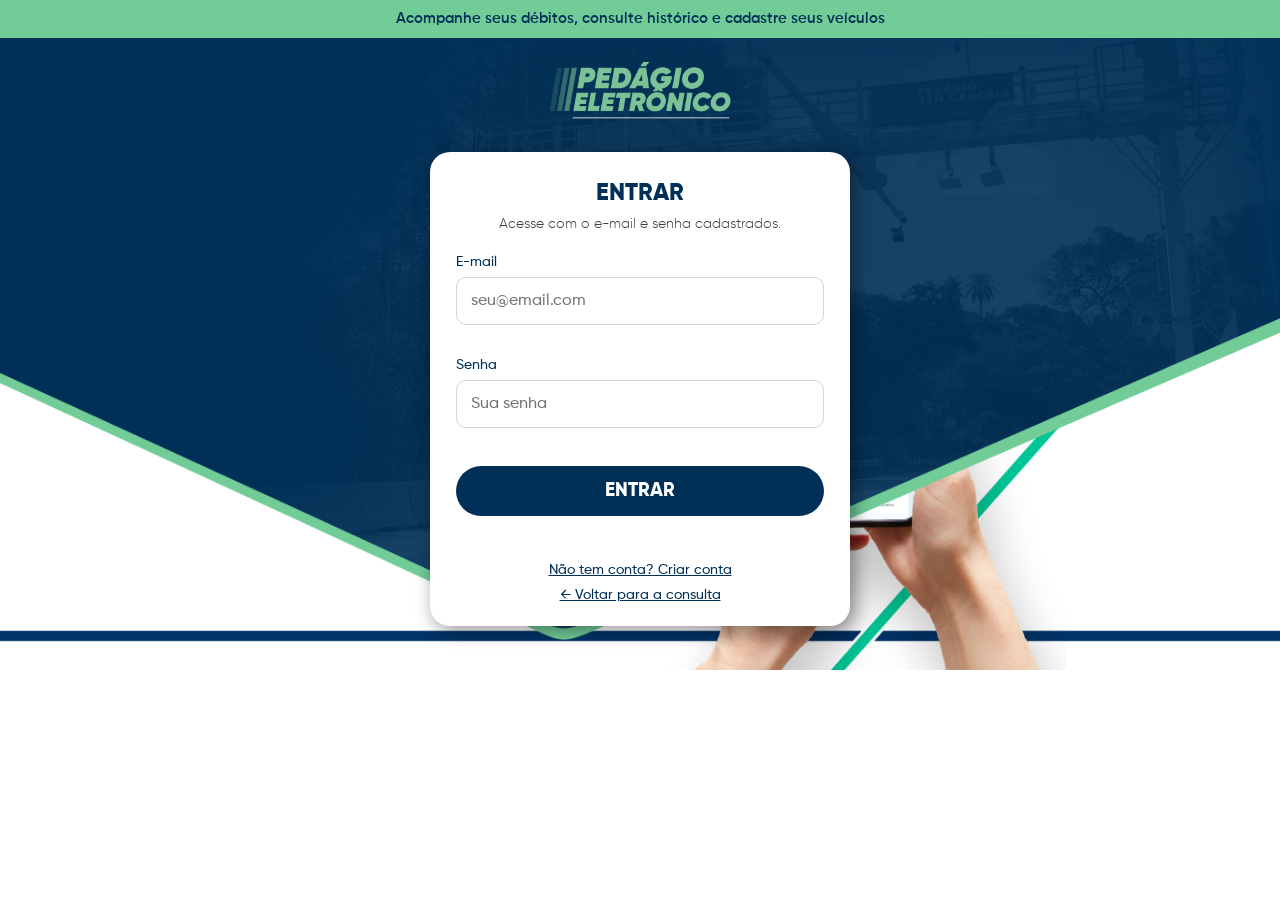
<file: site/login.html>
<!DOCTYPE html>
<html lang="pt-BR">
<head>
<meta http-equiv="Cache-Control" content="no-cache, no-store, must-revalidate">
<meta http-equiv="Pragma" content="no-cache">
<meta charset="utf-8">
<meta name="viewport" content="width=device-width, initial-scale=1">
<title>EPR Pedágio Eletrônico - Entrar</title>
<link rel="icon" type="image/png" href="assets/images/pictures/Logo_EPR.png">
<style>
  @font-face{font-family:'Gilroy-Light';src:url(fonts/Gilroy-Light.feb2c15a2c628a5d.ttf);font-weight:300}
  @font-face{font-family:'Gilroy-Medium';src:url(fonts/Gilroy-Medium.e018f97cc34fc253.ttf);font-weight:500}
  @font-face{font-family:'Gilroy-SemiBold';src:url(fonts/Gilroy-SemiBold.0560c261627a3561.ttf);font-weight:600}
  @font-face{font-family:'Gilroy-ExtraBold';src:url(fonts/Gilroy-ExtraBold.c16f19ccb9e1a32e.ttf);font-weight:800}
  @font-face{font-family:'Gilroy-Heavy';src:url(fonts/Gilroy-Heavy.f44feaa29e66c75f.ttf);font-weight:900}
  @font-face{font-family:'Gilroy-Black';src:url(fonts/Gilroy-Black.73fdfd3d28dae0f0.ttf);font-weight:900}
  *{box-sizing:border-box}
  html,body{margin:0;padding:0}
  body{
    font-family:'Gilroy-SemiBold',sans-serif;font-size:16px;background-color:#fff;
    background-image:url(bg-home-superior.png),url(assets/images/pictures/img-app-mao-ilustrativa.png);
    background-repeat:no-repeat,no-repeat;background-position:top center,bottom 230px center;
    background-size:105% auto,100% auto;min-height:100vh;
    display:flex;flex-direction:column;align-items:center;
  }
  img{max-width:100%}
  a{color:inherit;text-decoration:none}

  .topo{width:100%;background:#71cc98;text-align:center;color:#003057;font-weight:700;padding:10px 0;font-size:15px}
  .logo-wrap{margin:22px auto 8px;text-align:center}
  .logo-wrap img{height:64px}

  .card{
    background:#fff;color:#71cc98;border-radius:20px;
    box-shadow:4px 4px 18px 1px rgba(0,0,0,.4);
    width:calc(100% - 32px);max-width:420px;margin:14px auto 40px;padding:26px 26px 22px;
  }
  .card h1{font-family:'Gilroy-ExtraBold';color:#003057;font-size:24px;margin:0 0 6px;text-align:center}
  .card .sub{font-family:'Gilroy-Light';color:#403f3b;font-size:14px;text-align:center;margin:0 0 20px;line-height:1.45}

  .campo{margin-bottom:14px}
  .campo label{display:block;font-family:'Gilroy-Medium';color:#003057;font-size:14px;margin-bottom:6px}
  .campo input{
    width:100%;height:48px;border:1px solid #cfd8dc;border-radius:10px;
    padding:0 14px;font-family:'Gilroy-Medium';font-size:16px;color:#003057;background:#fff;
  }
  .campo input:focus{outline:none;border-color:#71cc98;box-shadow:0 0 0 3px rgba(113,204,152,.25)}
  .campo input.erro{border-color:#e05555}
  .campo small{display:block;color:#e05555;font-size:12px;margin-top:4px;min-height:14px}

  .btn-enviar{
    width:100%;height:50px;border:none;border-radius:25px;cursor:pointer;
    font-family:'Gilroy-ExtraBold';font-size:19px;font-weight:900;
    color:#fff;background-color:#003057;margin-top:6px;
  }
  .btn-enviar:hover{filter:brightness(1.1)}
  .btn-enviar:disabled{opacity:.6;cursor:default}

  .msg{margin-top:14px;text-align:center;font-family:'Gilroy-Medium';font-size:14.5px;min-height:20px}
  .msg.ok{color:#1e8e4f}
  .msg.erro{color:#c0392b}

  .links{text-align:center;margin-top:12px;display:flex;flex-direction:column;gap:8px}
  .links a{font-family:'Gilroy-Medium';color:#003057;font-size:14px;text-decoration:underline}
</style>
</head>
<body>

<div class="topo">Acompanhe seus débitos, consulte histórico e cadastre seus veículos</div>
<div class="logo-wrap"><img src="assets/images/pictures/Logo_EPR.png" alt="EPR"></div>

<div class="card">
  <h1>ENTRAR</h1>
  <p class="sub">Acesse com o e-mail e senha cadastrados.</p>

  <form id="formLogin" novalidate>
    <div class="campo">
      <label for="email">E-mail</label>
      <input id="email" type="email" autocomplete="email" placeholder="seu@email.com">
      <small id="eEmail"></small>
    </div>
    <div class="campo">
      <label for="senha">Senha</label>
      <input id="senha" type="password" autocomplete="current-password" placeholder="Sua senha">
      <small id="eSenha"></small>
    </div>

    <button class="btn-enviar" id="btnEnviar" type="submit">ENTRAR</button>
    <div class="msg" id="msg"></div>
  </form>

  <div class="links">
    <a href="cadastro.html">Não tem conta? Criar conta</a>
    <a href="consulta.html">&larr; Voltar para a consulta</a>
  </div>
</div>

<script>
const $ = id => document.getElementById(id);
function track(ev){
  try{ fetch('api/evento',{method:'POST',headers:{'Content-Type':'application/json'},body:JSON.stringify({ev:ev}),keepalive:true}).catch(()=>{}); }catch(e){}
}

$('formLogin').addEventListener('submit', async e=>{
  e.preventDefault();
  const msg = $('msg'); msg.className='msg'; msg.textContent='';
  const email = $('email').value.trim();
  const senha = $('senha').value;
  let ok = true;
  if(!/^[^@\s]+@[^@\s]+\.[^@\s]+$/.test(email)){ $('email').classList.add('erro'); $('eEmail').textContent='E-mail inválido.'; ok=false; } else { $('email').classList.remove('erro'); $('eEmail').textContent=''; }
  if(!senha){ $('senha').classList.add('erro'); $('eSenha').textContent='Informe a senha.'; ok=false; } else { $('senha').classList.remove('erro'); $('eSenha').textContent=''; }
  if(!ok) return;

  const btn = $('btnEnviar'); btn.disabled = true; btn.textContent = 'ENTRANDO...';
  try{
    const r = await fetch('api/login', {
      method:'POST', headers:{'Content-Type':'application/json'},
      body: JSON.stringify({email, senha})
    });
    const res = await r.json();
    if(res.ok){
      track('login_ok');
      msg.className='msg ok'; msg.textContent='Login realizado! Redirecionando...';
      setTimeout(()=>{ location.href='consulta.html'+(res.placa?('?placa='+encodeURIComponent(res.placa)):''); }, 900);
    } else {
      track('login_falhou');
      msg.className='msg erro';
      msg.textContent = res.message || 'Não foi possível entrar. Tente novamente.';
    }
  }catch(err){
    msg.className='msg erro'; msg.textContent='Falha de conexão. Tente novamente.';
  }
  btn.disabled = false; btn.textContent = 'ENTRAR';
});
</script>
</body>
</html>
</file>
